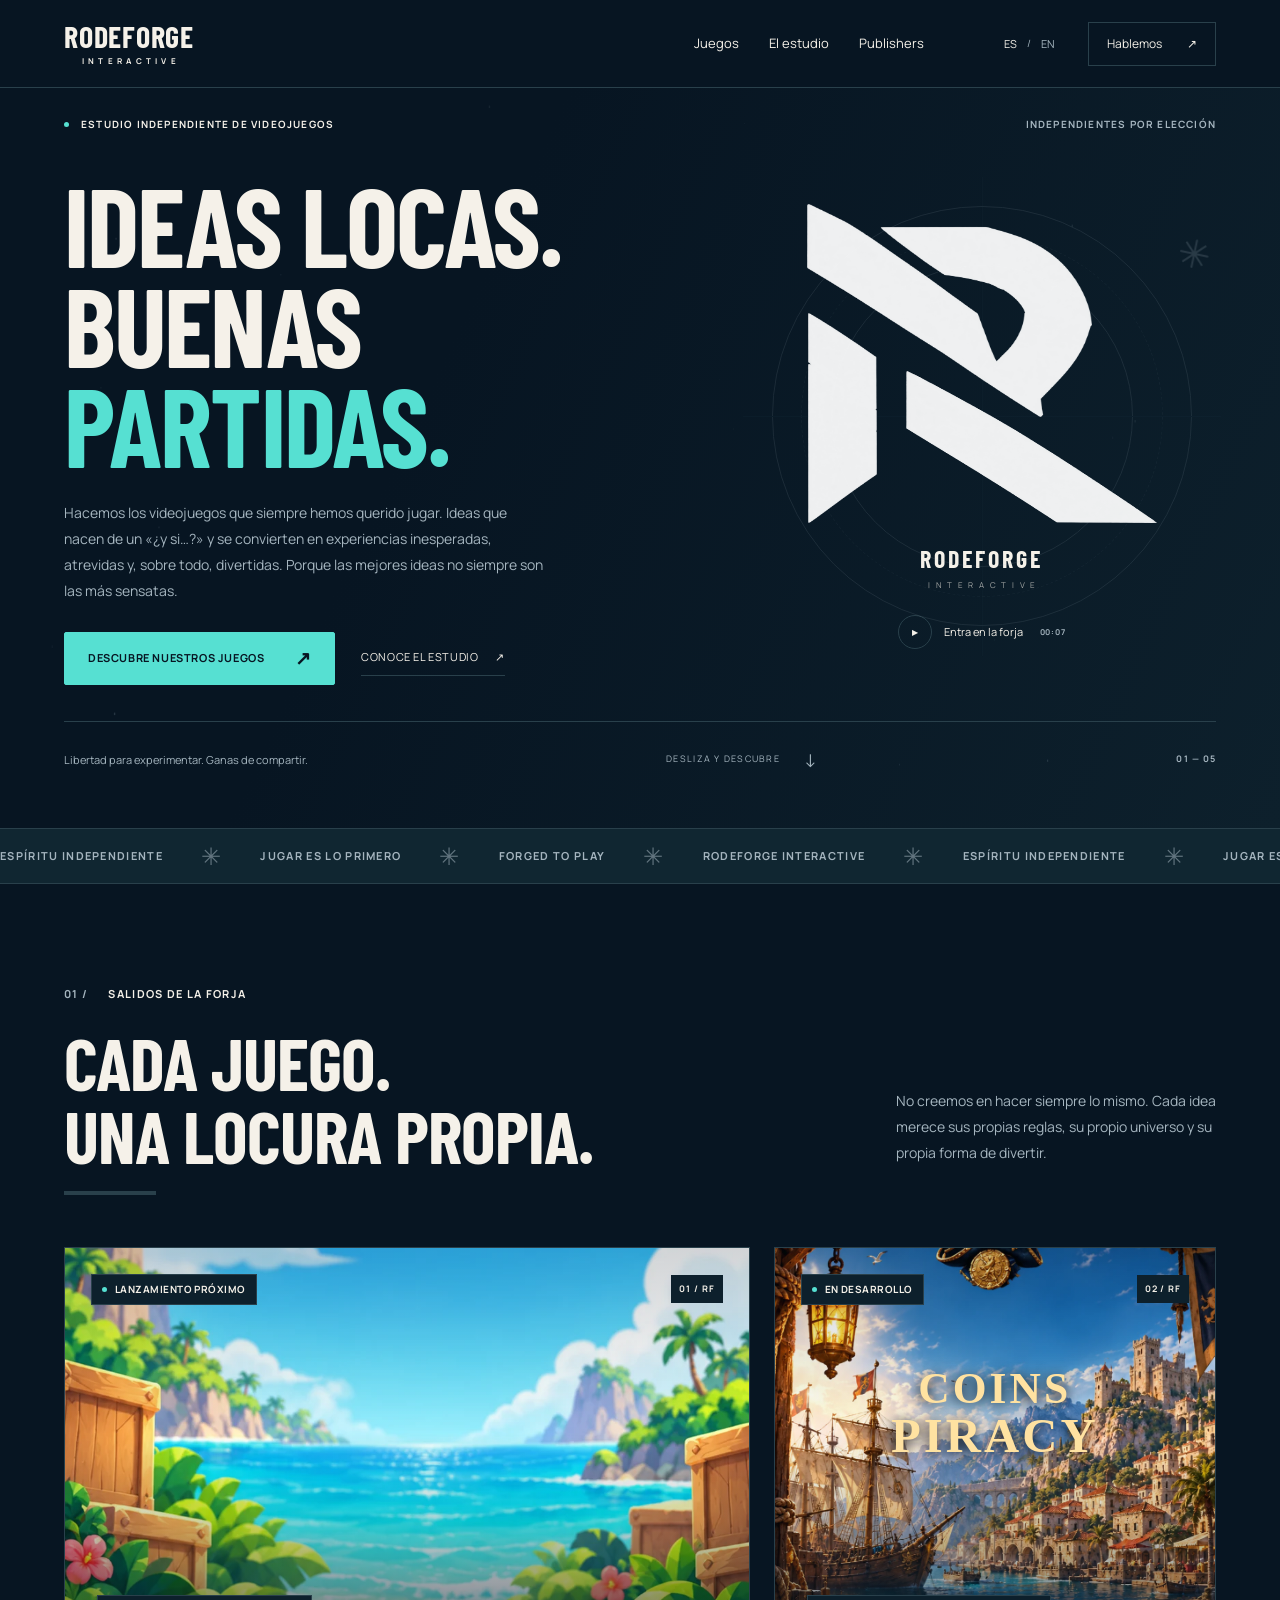
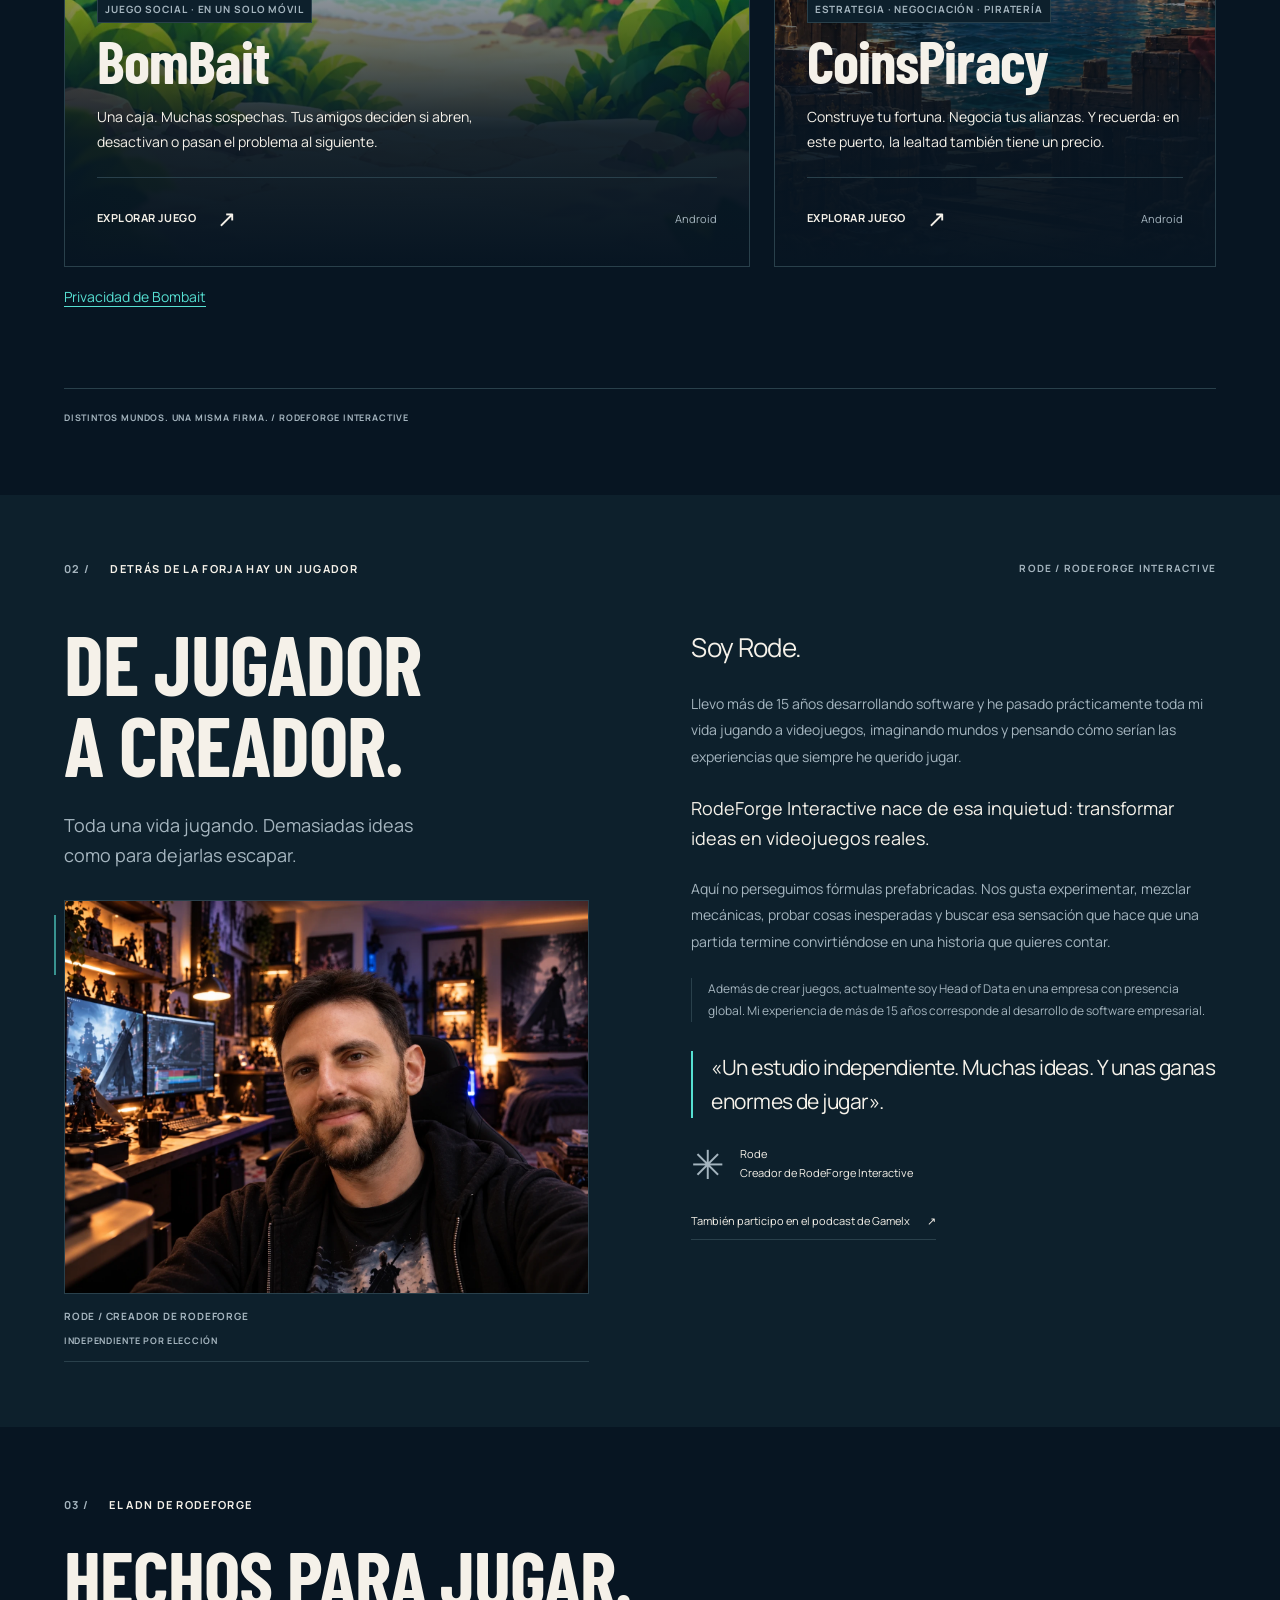
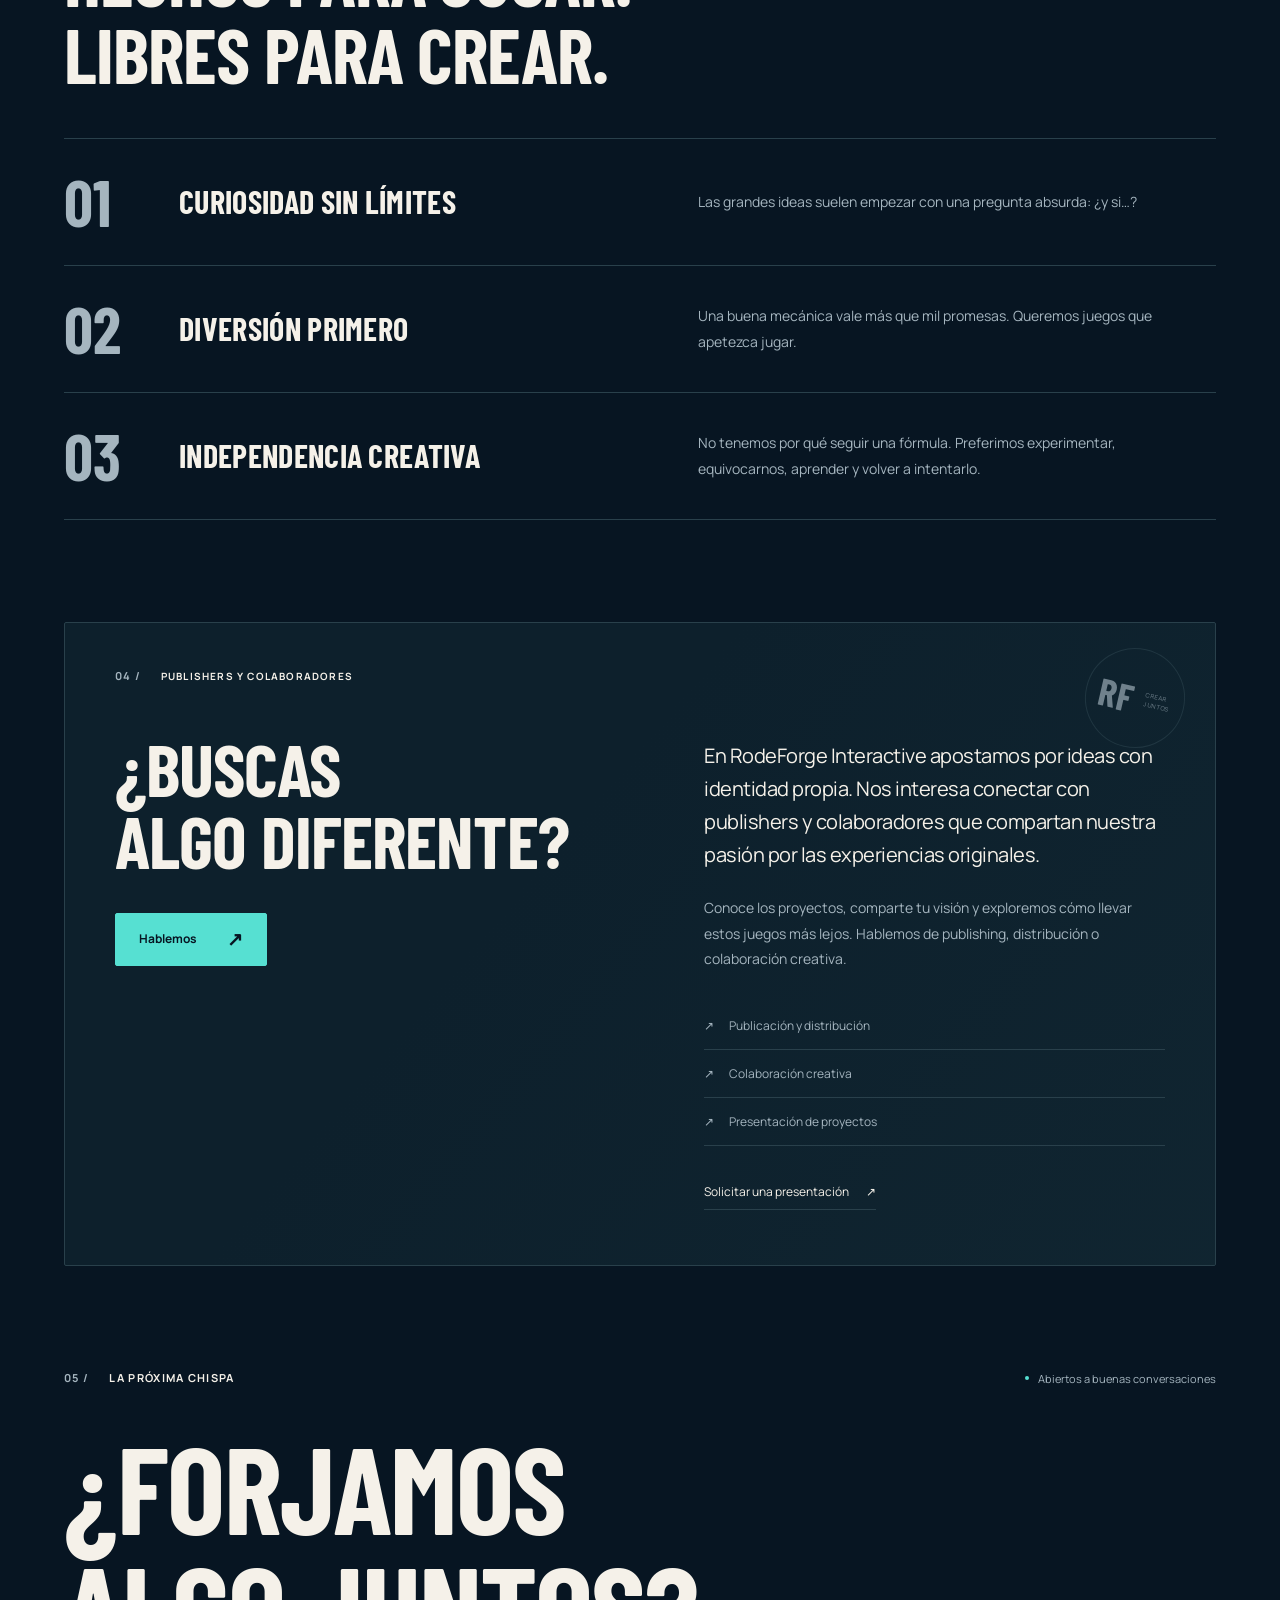
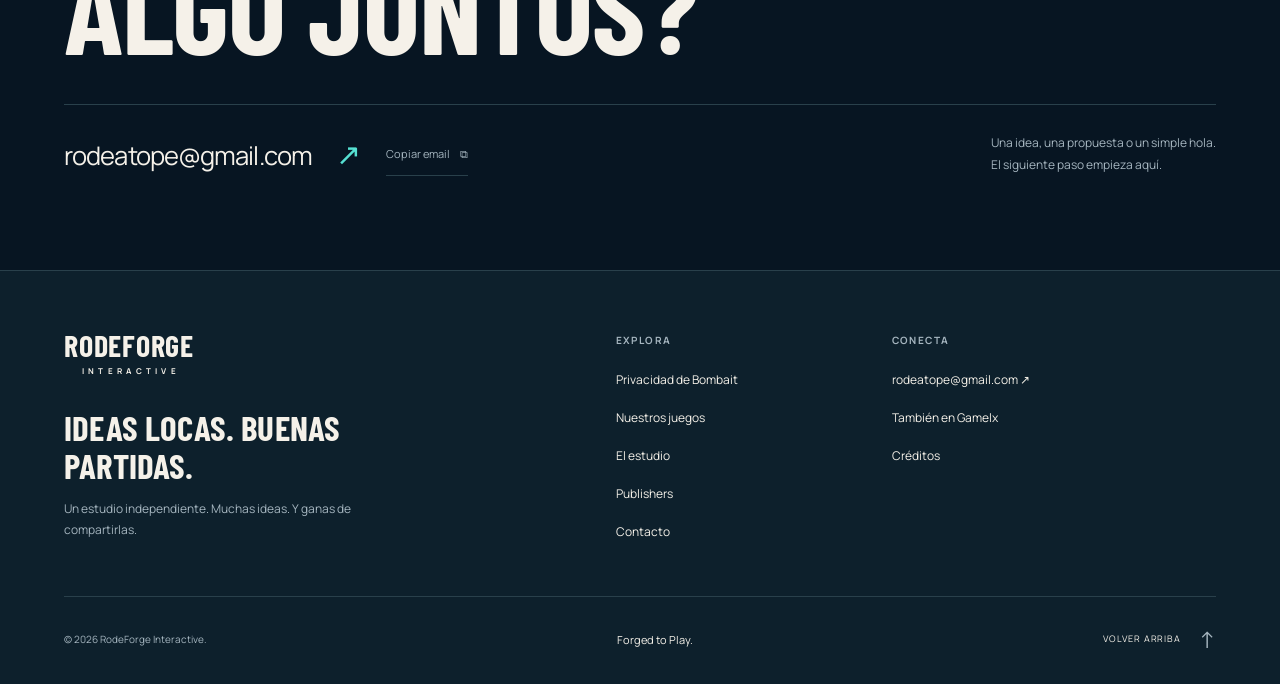
<file: index.html>
<!doctype html>
<html lang="es">
<head>
  <meta charset="UTF-8">
  <meta name="viewport" content="width=device-width, initial-scale=1">
  <meta name="theme-color" content="#071522">
  <title>RodeForge Interactive — Ideas locas. Buenas partidas.</title>
  <meta name="description" content="Videojuegos independientes con identidad propia. Descubre BomBait, CoinsPiracy y Rode, el creador detrás de la forja. Ideas locas. Buenas partidas.">
  <meta property="og:title" content="RodeForge Interactive — Ideas locas. Buenas partidas.">
  <meta property="og:description" content="Videojuegos independientes con identidad propia. Descubre BomBait, CoinsPiracy y Rode, el creador detrás de la forja. Ideas locas. Buenas partidas.">
  <meta property="og:type" content="website">
  <meta property="og:image" content="https://rodeypunto.github.io/rodeforge/assets/images/brand-social.webp">
  <meta name="twitter:card" content="summary_large_image">
  <meta name="twitter:title" content="RodeForge Interactive — Ideas locas. Buenas partidas.">
  <meta name="twitter:description" content="Videojuegos independientes con identidad propia. Descubre BomBait, CoinsPiracy y Rode, el creador detrás de la forja. Ideas locas. Buenas partidas.">
  <meta name="twitter:image" content="https://rodeypunto.github.io/rodeforge/assets/images/brand-social.webp">
  <meta property="og:site_name" content="RodeForge Interactive">
  <meta property="og:locale" content="es_ES">
  <meta property="og:url" content="https://rodeypunto.github.io/rodeforge/">
  <meta property="og:image:alt" content="RodeForge Interactive">
  <link rel="canonical" href="https://rodeypunto.github.io/rodeforge/">
  <link rel="alternate" hreflang="es" href="https://rodeypunto.github.io/rodeforge/?lang=es">
  <link rel="alternate" hreflang="en" href="https://rodeypunto.github.io/rodeforge/?lang=en">
  <link rel="alternate" hreflang="x-default" href="https://rodeypunto.github.io/rodeforge/">
  <link rel="icon" href="favicon.svg" type="image/svg+xml">
  <link rel="preload" href="assets/fonts/barlow-condensed-bold.ttf" as="font" type="font/ttf" crossorigin>
  <link rel="preload" href="assets/fonts/manrope-regular.ttf" as="font" type="font/ttf" crossorigin>
  <link rel="stylesheet" href="styles.css">
  <link rel="stylesheet" href="refinements.css">
  <link rel="stylesheet" href="palette.css">
  <link rel="stylesheet" href="gallery.css">
  <link rel="stylesheet" href="privacy.css">
  <script src="content.js" defer></script>
  <script src="game-cards.js" defer></script>
  <script src="script.js" defer></script>
  <script type="application/ld+json">{"@context": "https://schema.org", "@type": "Organization", "name": "RodeForge Interactive", "url": "https://rodeypunto.github.io/rodeforge/", "email": "rodeatope@gmail.com", "founder": {"@type": "Person", "name": "Rode"}}</script>
</head>
<body>
  <a class="skip-link" href="#main" data-i18n="skip">Saltar al contenido</a>
  <header class="site-header" id="top">
    <a class="wordmark" href="#top" aria-label="RodeForge Interactive, inicio">RODE<span>FORGE</span><small>INTERACTIVE</small></a>
    <nav class="desktop-nav" aria-label="Principal">
      <a href="#juegos" data-i18n="navGames">Juegos</a><a href="#estudio" data-i18n="navStudio">El estudio</a><a href="#publishers">Publishers</a>
    </nav>
    <div class="header-actions"><div class="language-switch" aria-label="Language"><button type="button" data-lang="es" aria-pressed="true">ES</button><span>/</span><button type="button" data-lang="en" aria-pressed="false">EN</button></div><a class="header-cta" href="#contacto"><span data-i18n="letsTalk">Hablemos</span><span aria-hidden="true">↗</span></a><button class="menu-toggle" type="button" aria-label="Abrir menú" aria-expanded="false" aria-controls="mobile-nav"><span></span><span></span></button></div>
    <nav id="mobile-nav" class="mobile-nav" aria-label="Navegación móvil" hidden><a href="#juegos" data-i18n="navGames">Juegos</a><a href="#estudio" data-i18n="navStudio">El estudio</a><a href="#publishers">Publishers</a><a href="#contacto" data-i18n="letsTalk">Hablemos</a></nav>
  </header>
  <main id="main">
    <section class="hero" aria-labelledby="hero-title">
      <div class="hero-texture" aria-hidden="true"></div><canvas id="embers" aria-hidden="true"></canvas>
      <div class="hero-topline"><span class="eyebrow"><span class="status-light"></span><span data-i18n="indieStudio">ESTUDIO INDEPENDIENTE DE VIDEOJUEGOS</span></span><span class="mono hero-coordinate" data-i18n="heroCoordinate">INDEPENDIENTES POR ELECCIÓN</span></div>
      <div class="hero-grid">
        <div class="hero-copy"><h1 id="hero-title"><span data-i18n="heroLine1">IDEAS LOCAS.</span><span data-i18n="heroLine2">BUENAS</span><span class="ember-text" data-i18n="heroLine3">PARTIDAS.</span></h1><p class="hero-description" data-i18n="heroDescription">Hacemos los videojuegos que siempre hemos querido jugar. Ideas que nacen de un «¿y si…?» y se convierten en experiencias inesperadas, atrevidas y, sobre todo, divertidas. Porque las mejores ideas no siempre son las más sensatas.</p><div class="hero-buttons"><a class="button button-primary" href="#juegos"><span data-i18n="exploreGames">Descubre nuestros juegos</span><span aria-hidden="true">↗</span></a><a class="text-link" href="#estudio"><span data-i18n="meetStudio">Conoce el estudio</span><span aria-hidden="true">↗</span></a></div></div>
        <div class="hero-brand"><div class="brand-orbit" aria-hidden="true"><i></i><i></i><i></i></div><div class="emblem" role="img" aria-label="Emblema de RodeForge en blanco"><img class="emblem-upper" src="assets/images/01_upper_bowl.webp" width="800" height="691" alt="" fetchpriority="high"><img class="emblem-stem" src="assets/images/02_vertical_stem.webp" width="800" height="2912" alt=""><img class="emblem-leg" src="assets/images/03_diagonal_leg.webp" width="800" height="636" alt=""></div><span class="brand-signature">RODEFORGE<small>INTERACTIVE</small></span><button class="play-intro" type="button" data-open-intro><span class="play-icon" aria-hidden="true">▶</span><span data-i18n="watchIntro">Entra en la forja</span><span class="mono">00:07</span></button></div>
      </div>
      <div class="hero-baseline"><p data-i18n="heroBaseline">Libertad para experimentar. Ganas de compartir.</p><a href="#juegos" class="scroll-link"><span data-i18n="scrollExplore">DESLIZA Y DESCUBRE</span><span aria-hidden="true">↓</span></a><span class="mono">01 — 05</span></div>
    </section>
    <div class="manifesto-strip" aria-hidden="true"><div><span data-i18n="stripIndependent">ESPÍRITU INDEPENDIENTE</span><b>✳</b><span data-i18n="stripPlayer">JUGAR ES LO PRIMERO</span><b>✳</b><span>FORGED TO PLAY</span><b>✳</b><span>RODEFORGE INTERACTIVE</span><b>✳</b><span data-i18n="stripIndependent">ESPÍRITU INDEPENDIENTE</span><b>✳</b><span data-i18n="stripPlayer">JUGAR ES LO PRIMERO</span><b>✳</b><span>FORGED TO PLAY</span><b>✳</b></div></div>
    <section class="games section-shell" id="juegos" aria-labelledby="games-title">
      <div class="section-heading reveal"><div><p class="eyebrow"><span class="section-index">01 /</span><span data-i18n="fromForge">SALIDOS DE LA FORJA</span></p><h2 id="games-title" data-i18n="gamesTitle">CADA JUEGO.<br>UNA LOCURA PROPIA.</h2></div><p class="section-aside" data-i18n="gamesAside">No creemos en hacer siempre lo mismo. Cada idea merece sus propias reglas, su propio universo y su propia forma de divertir.</p></div>
      <div class="project-grid" data-projects>
<!-- GAMES:START -->
<article class="project project-bombait reveal">
      <h3 id="project-bombait-title" class="sr-only">BomBait</h3>
      <button class="project-card" type="button" data-game="bombait" aria-label="Explorar juego BomBait" aria-describedby="project-bombait-summary" aria-haspopup="dialog" aria-controls="game-dialog">
        <img class="project-world" src="assets/images/bombait-world.webp" width="1000" height="1781" alt="" loading="lazy" decoding="async">
        <span class="project-shade" aria-hidden="true"></span>
        <span class="project-topline"><span class="project-status"><i aria-hidden="true"></i>LANZAMIENTO PRÓXIMO</span><span class="project-number" aria-hidden="true">01 / RF</span></span>
        <span class="project-identity"><img class="project-logo" src="assets/images/bombait-logo.webp" width="900" height="298" alt="" loading="lazy" decoding="async"><img class="project-foreground" src="assets/images/bombait-box.webp" width="700" height="722" alt="" loading="lazy" decoding="async"></span>
        <span class="project-copy"><span class="project-genre">JUEGO SOCIAL · EN UN SOLO MÓVIL</span><span class="project-title">BomBait</span><span class="project-summary" id="project-bombait-summary">Una caja. Muchas sospechas. Tus amigos deciden si abren, desactivan o pasan el problema al siguiente.</span><span class="project-bottom"><span class="project-cta">Explorar juego <span aria-hidden="true">↗</span></span><span class="project-platform">Android</span></span></span>
      </button>
      <a class="privacy-entry" href="/rodeforge/games/bombait/privacy/" data-privacy-link data-i18n="bombaitPrivacy">Privacidad de Bombait</a>
    </article>
<article class="project project-coins reveal">
      <h3 id="project-coins-title" class="sr-only">CoinsPiracy</h3>
      <button class="project-card" type="button" data-game="coins" aria-label="Explorar juego CoinsPiracy" aria-describedby="project-coins-summary" aria-haspopup="dialog" aria-controls="game-dialog">
        <img class="project-world" src="assets/images/coinspiracy-world.webp" width="1000" height="1778" alt="" loading="lazy" decoding="async">
        <span class="project-shade" aria-hidden="true"></span>
        <span class="project-topline"><span class="project-status"><i aria-hidden="true"></i>EN DESARROLLO</span><span class="project-number" aria-hidden="true">02 / RF</span></span>
        <span class="project-identity"><span class="project-wordmark" aria-hidden="true"><span>COINS</span><span>PIRACY</span></span></span>
        <span class="project-copy"><span class="project-genre">ESTRATEGIA · NEGOCIACIÓN · PIRATERÍA</span><span class="project-title">CoinsPiracy</span><span class="project-summary" id="project-coins-summary">Construye tu fortuna. Negocia tus alianzas. Y recuerda: en este puerto, la lealtad también tiene un precio.</span><span class="project-bottom"><span class="project-cta">Explorar juego <span aria-hidden="true">↗</span></span><span class="project-platform">Android</span></span></span>
      </button>
    </article>
<!-- GAMES:END -->
      </div>
      <p class="games-footnote mono" data-i18n="gamesFootnote">DOS PROYECTOS. UNA MISMA FIRMA. / RODEFORGE INTERACTIVE</p>
    </section>
    <section class="studio section-shell" id="estudio" aria-labelledby="studio-title">
      <div class="studio-top reveal"><p class="eyebrow"><span class="section-index">02 /</span><span data-i18n="studioLabel">DETRÁS DE LA FORJA HAY UN JUGADOR</span></p><span class="mono">RODE / RODEFORGE INTERACTIVE</span></div>
      <div class="studio-grid">
        <div class="studio-visual"><h2 id="studio-title" class="reveal" data-i18n="studioTitle">DE JUGADOR<br><span>A CREADOR.</span></h2><p class="studio-deck reveal" data-i18n="studioDeck">Toda una vida jugando. Demasiadas ideas como para dejarlas escapar.</p>
          <figure id="studio-portrait" class="studio-portrait reveal"><img src="assets/images/studio-portrait-v2.webp" width="1448" height="1086" alt="Rode, creador de RodeForge Interactive, en su espacio de videojuegos" loading="lazy" decoding="async" data-portrait><figcaption><span class="eyebrow" data-i18n="studioPhotoLabel">RODE / CREADOR DE RODEFORGE</span><span class="mono" data-i18n="independentChoice">INDEPENDIENTE POR ELECCIÓN</span></figcaption></figure>
        </div>
        <div class="studio-copy reveal"><p class="large-copy" data-i18n="studioIntro">Soy Rode.</p><p data-i18n="studioBody">Llevo más de 15 años desarrollando software y he pasado prácticamente toda mi vida jugando a videojuegos, imaginando mundos y pensando cómo serían las experiencias que siempre he querido jugar.</p><p data-i18n="studioBody2">RodeForge Interactive nace de esa inquietud: transformar ideas en videojuegos reales.</p><p data-i18n="studioOrigin">Aquí no perseguimos fórmulas prefabricadas. Nos gusta experimentar, mezclar mecánicas, probar cosas inesperadas y buscar esa sensación que hace que una partida termine convirtiéndose en una historia que quieres contar.</p><p data-i18n="studioCareer">Además de crear juegos, actualmente soy Head of Data en una empresa con presencia global. Mi experiencia de más de 15 años corresponde al desarrollo de software empresarial.</p><blockquote class="creator-quote" data-i18n="studioQuote">«Un estudio independiente. Muchas ideas. Y unas ganas enormes de jugar».</blockquote><div class="studio-sign"><span class="signature-cross" aria-hidden="true">✳</span><span data-i18n="studioSign">Rode<br>Creador de RodeForge Interactive</span></div><a class="text-link gamelx-link" href="https://gamelx.es/" target="_blank" rel="noopener noreferrer"><span data-i18n="gamelxLink">También participo en el podcast de Gamelx</span><span aria-hidden="true">↗</span></a></div>
      </div>
    </section>
    <section class="philosophy section-shell" id="filosofia" aria-labelledby="philosophy-title">
      <div class="philosophy-heading reveal"><p class="eyebrow"><span class="section-index">03 /</span><span data-i18n="philosophyLabel">EL ADN DE RODEFORGE</span></p><h2 id="philosophy-title" data-i18n="philosophyTitle">HECHOS PARA JUGAR.<br><span>LIBRES PARA CREAR.</span></h2></div>
      <div class="philosophy-list">
        <article class="philosophy-row reveal"><span class="philosophy-number" aria-hidden="true">01</span><h3 data-i18n="principle1Title">CURIOSIDAD SIN LÍMITES</h3><p data-i18n="principle1Body">Las grandes ideas suelen empezar con una pregunta absurda: ¿y si…?</p></article>
        <article class="philosophy-row reveal"><span class="philosophy-number" aria-hidden="true">02</span><h3 data-i18n="principle2Title">DIVERSIÓN PRIMERO</h3><p data-i18n="principle2Body">Una buena mecánica vale más que mil promesas. Queremos juegos que apetezca jugar.</p></article>
        <article class="philosophy-row reveal"><span class="philosophy-number" aria-hidden="true">03</span><h3 data-i18n="principle3Title">INDEPENDENCIA CREATIVA</h3><p data-i18n="principle3Body">No tenemos por qué seguir una fórmula. Preferimos experimentar, equivocarnos, aprender y volver a intentarlo.</p></article>
      </div>
    </section>
    <section class="publisher-section section-shell" id="publishers" aria-labelledby="publisher-title">
      <div class="publisher-panel reveal"><div class="publisher-glow" aria-hidden="true"></div><div class="publisher-top"><p class="eyebrow"><span class="section-index">04 /</span><span data-i18n="publisherLabel">PUBLISHERS Y COLABORADORES</span></p><span class="publisher-stamp" aria-hidden="true">RF<span data-i18n="publisherStamp">CREAR<br>JUNTOS</span></span></div><div class="publisher-grid"><div><h2 id="publisher-title" data-i18n="publisherTitle">¿BUSCAS<br><span>ALGO DIFERENTE?</span></h2><a class="button button-primary" href="mailto:rodeatope@gmail.com?subject=Publishing%20%7C%20RodeForge%20Interactive"><span data-i18n="publisherCta">Hablemos</span><span aria-hidden="true">↗</span></a></div><div class="publisher-copy"><p class="large-copy" data-i18n="publisherIntro">En RodeForge Interactive apostamos por ideas con identidad propia. Nos interesa conectar con publishers y colaboradores que compartan nuestra pasión por las experiencias originales.</p><p data-i18n="publisherBody">Conoce los proyectos, comparte tu visión y exploremos cómo llevar estos juegos más lejos. Hablemos de publishing, distribución o colaboración creativa.</p><div class="publisher-topics"><span data-i18n="topic1">Publicación y distribución</span><span data-i18n="topic2">Colaboración creativa</span><span data-i18n="topic3">Presentación de proyectos</span></div><a class="text-link" href="mailto:rodeatope@gmail.com?subject=Project%20presentation%20%7C%20RodeForge"><span data-i18n="requestPresentation">Solicitar una presentación</span><span aria-hidden="true">↗</span></a></div></div></div>
    </section>
    <section class="contact section-shell" id="contacto" aria-labelledby="contact-title"><div class="contact-top reveal"><p class="eyebrow"><span class="section-index">05 /</span><span data-i18n="contactLabel">LA PRÓXIMA CHISPA</span></p><span class="availability"><i></i><span data-i18n="openConversations">Abiertos a buenas conversaciones</span></span></div><h2 id="contact-title" class="reveal" data-i18n="contactTitle">¿FORJAMOS<br><span>ALGO JUNTOS?</span></h2><div class="contact-bottom reveal"><a class="email-link" href="mailto:rodeatope@gmail.com">rodeatope@gmail.com <span aria-hidden="true">↗</span></a><button class="copy-email" type="button"><span data-i18n="copyEmail">Copiar email</span><span aria-hidden="true">⧉</span></button><p data-i18n="contactNote">Una idea, una propuesta o un simple hola.<br>El siguiente paso empieza aquí.</p></div></section>
  </main>
  <footer class="site-footer">
    <div class="footer-main"><div class="footer-brand"><a class="wordmark" href="#top">RODE<span>FORGE</span><small>INTERACTIVE</small></a><p class="footer-tagline" data-i18n="footerMotto">Ideas locas. Buenas partidas.</p><p class="footer-description" data-i18n="footerLine">Un estudio independiente. Muchas ideas. Y ganas de compartirlas.</p></div>
      <nav class="footer-navigation" aria-label="Explorar"><h2 data-i18n="footerExplore">Explora</h2><a href="/rodeforge/games/bombait/privacy/" data-privacy-link data-i18n="bombaitPrivacy">Privacidad de Bombait</a><a href="#juegos" data-i18n="footerGames">Nuestros juegos</a><a href="#estudio" data-i18n="footerStudio">El estudio</a><a href="#publishers">Publishers</a><a href="#contacto" data-i18n="footerContact">Contacto</a></nav>
      <div class="footer-connect"><h2 data-i18n="footerConnect">Conecta</h2><a href="mailto:rodeatope@gmail.com">rodeatope@gmail.com ↗</a><a href="https://gamelx.es/" target="_blank" rel="noopener noreferrer" data-i18n="footerPodcast">También en Gamelx</a><button class="credits-button" type="button" data-open-credits data-i18n="credits">Créditos</button></div>
    </div><div class="footer-bottom"><p>© <span id="year">2026</span> RodeForge Interactive.</p><span class="footer-brand-motto">Forged to Play.</span><a href="#top" class="back-top"><span data-i18n="backTop">VOLVER ARRIBA</span><span aria-hidden="true">↑</span></a></div>
  </footer>
  <dialog id="game-dialog" class="modal game-modal" aria-labelledby="game-dialog-title"><div class="game-dialog-bar"><span class="mono" data-dialog-brand>RODEFORGE / INTERACTIVE</span><button class="modal-close" type="button" aria-label="Cerrar" autofocus>×</button></div><div id="game-dialog-content"></div></dialog>
  <dialog id="intro-dialog" class="modal intro-modal" aria-labelledby="intro-title"><button class="modal-close" type="button" aria-label="Cerrar">×</button><h2 id="intro-title" class="sr-only" data-i18n="introTitle">RodeForge Interactive — Intro de marca</h2><video controls playsinline preload="none" poster="assets/images/brand-social.webp"><source src="assets/video/rodeforge-intro.mp4" type="video/mp4"></video><p class="intro-caption">RODEFORGE INTERACTIVE / FORGED TO PLAY</p></dialog>
  <dialog id="credits-dialog" class="modal credits-modal" aria-labelledby="credits-title"><button class="modal-close" type="button" aria-label="Cerrar">×</button><p class="eyebrow">RODEFORGE INTERACTIVE</p><h2 id="credits-title" data-i18n="credits">Créditos</h2><p data-i18n="creditsArt">Identidad visual y arte de los juegos: RodeForge Interactive. Las imágenes de los proyectos son recursos visuales de los juegos en desarrollo.</p><p data-i18n="creditsMusic">Música de la intro: «Volatile Reaction», Kevin MacLeod (incompetech.com). Fragmento editado y mezclado con voz y efectos.</p><a href="https://incompetech.com/music/royalty-free/index.html?isrc=USUAN1400039" target="_blank" rel="noopener noreferrer">Kevin MacLeod / Incompetech ↗</a><a href="https://creativecommons.org/licenses/by/4.0/" target="_blank" rel="noopener noreferrer">Creative Commons Attribution 4.0 ↗</a><p data-i18n="creditsFonts">Tipografías Barlow Condensed y Manrope, bajo licencia SIL Open Font License.</p></dialog>
  <div class="toast" role="status" aria-live="polite"></div>
</body>
</html>
</file>
<file: styles.css>
@font-face{font-family:Barlow;src:url('assets/fonts/barlow-condensed-bold.ttf') format('truetype');font-weight:700;font-style:normal;font-display:swap}
@font-face{font-family:Manrope;src:url('assets/fonts/manrope-regular.ttf') format('truetype');font-weight:400 500;font-style:normal;font-display:swap}
@font-face{font-family:Manrope;src:url('assets/fonts/manrope-bold.ttf') format('truetype');font-weight:600 800;font-style:normal;font-display:swap}
:root{--ink:var(--background);--paper:var(--text-primary);--muted:var(--text-secondary);--line:color-mix(in srgb, var(--text-primary) 14.12%, transparent);--amber:var(--brand);--orange:var(--brand);--shell:1440px;--gutter:clamp(24px,5vw,88px)}
*{box-sizing:border-box}html{scroll-behavior:smooth;scroll-padding-top:100px}body{margin:0;background:var(--ink);color:var(--paper);font-family:Manrope,Arial,sans-serif;font-size:14px;line-height:1.65;-webkit-font-smoothing:antialiased}body:has(dialog[open]){overflow:hidden}button,a{-webkit-tap-highlight-color:transparent}a{color:inherit;text-decoration:none}button{font:inherit;color:inherit;cursor:pointer}button:disabled{cursor:default}img{display:block;max-width:100%;height:auto}button{border:0;background:none}::selection{background:var(--amber);color:var(--ink)}:focus-visible{outline:2px solid var(--amber);outline-offset:6px}h1,h2,h3,p{margin:0}h1,h2{font-family:Barlow,'Arial Narrow',Impact,sans-serif;font-weight:700;line-height:.94;letter-spacing:-.012em}h2{font-size:clamp(52px,6vw,90px)}.mono,.eyebrow,.game-kicker{font-family:Manrope,Arial,sans-serif;font-size:10px;letter-spacing:.14em;font-weight:700}.eyebrow{display:flex;align-items:center;gap:12px;line-height:1.5}.section-index{color:var(--amber);margin-right:8px}.section-shell{padding-left:var(--gutter);padding-right:var(--gutter);max-width:1600px;margin-inline:auto}.sr-only{position:absolute;width:1px;height:1px;padding:0;margin:-1px;overflow:hidden;clip:rect(0,0,0,0);white-space:nowrap;border:0}.skip-link{position:fixed;top:10px;left:20px;z-index:500;padding:12px;background:var(--amber);color:var(--ink);transform:translateY(-160%)}.skip-link:focus{transform:translateY(0)}
.site-header{height:99px;padding:0 var(--gutter);display:flex;align-items:center;justify-content:space-between;gap:32px;border-bottom:1px solid var(--line);position:relative;z-index:10;background:var(--ink)}.wordmark{font-family:Barlow,Impact,sans-serif;font-weight:700;font-size:29px;line-height:.95;letter-spacing:.025em;flex-shrink:0}.wordmark>span{color:var(--amber)}.wordmark small{display:block;text-align:center;font-family:Manrope,sans-serif;font-size:8px;letter-spacing:.54em;padding-left:.5em;margin-top:7px;color:var(--paper)}.desktop-nav{display:flex;gap:37px;margin-left:auto;margin-right:5vw}.desktop-nav a{font-size:12px;position:relative}.desktop-nav a:after{content:'';height:1px;position:absolute;bottom:-7px;left:0;width:0;background:var(--amber);transition:width .25s}.desktop-nav a:hover:after{width:100%}.header-actions{display:flex;align-items:center;gap:35px}.language-switch{display:flex;align-items:center;gap:6px;font-size:10px}.language-switch button{padding:8px 3px;color:var(--text-secondary);font-size:10px}.language-switch span{color:var(--text-secondary)}.language-switch button[aria-pressed=true]{color:var(--paper)}.header-cta{display:flex;align-items:center;gap:25px;font-size:12px;border:1px solid color-mix(in srgb, var(--text-primary) 25.88%, transparent);padding:12px 18px;transition:background .2s,color .2s}.header-cta:hover{background:var(--paper);color:var(--ink)}.menu-toggle{display:none}.mobile-nav[hidden]{display:none}
.hero{position:relative;min-height:770px;overflow:hidden;padding:31px var(--gutter) 0;isolation:isolate}.hero-texture{position:absolute;z-index:-3;inset:0;background-image:linear-gradient(90deg,var(--background) 0%,color-mix(in srgb, var(--background) 97.25%, transparent) 24%,color-mix(in srgb, var(--background) 61.96%, transparent) 58%,color-mix(in srgb, var(--background) 30.2%, transparent)),linear-gradient(0deg,var(--background),transparent 25%,color-mix(in srgb, var(--background) 46.67%, transparent)),url('assets/images/forge-texture.webp');background-position:center,center,right 37%;background-size:cover;opacity:.8}.hero:after{content:'';position:absolute;z-index:-2;inset:0;background:radial-gradient(ellipse at 74% 52%,color-mix(in srgb, var(--brand) 7.84%, transparent),transparent 43%);pointer-events:none}#embers{position:absolute;z-index:-1;inset:0;width:100%;height:100%;pointer-events:none}.hero-topline{display:flex;justify-content:space-between;gap:20px;max-width:var(--shell);margin:auto}.hero-topline .eyebrow{font-size:9px;letter-spacing:.16em}.status-light,.availability i{display:inline-block;width:5px;height:5px;background:var(--amber);border-radius:50%;box-shadow:0 0 9px color-mix(in srgb, var(--brand) 33.33%, transparent)}.hero-coordinate{color:var(--text-secondary);font-size:9px}.hero-grid{display:grid;grid-template-columns:1.03fr 1fr;align-items:center;max-width:var(--shell);margin:63px auto 47px;gap:20px}.hero h1{font-size:clamp(88px,9.4vw,148px);letter-spacing:-.015em;line-height:.90}.hero h1>span{display:block}.ember-text{color:var(--amber);position:relative}.hero-description{max-width:370px;margin-top:29px;color:var(--text-secondary);font-size:13px;line-height:1.9}.hero-buttons{display:flex;align-items:center;gap:29px;margin-top:31px}.button{display:inline-flex;align-items:center;justify-content:space-between;gap:35px;padding:18px 23px;font-size:11px;font-weight:700;line-height:1.4;transition:background .25s,transform .25s}.button-primary{background:var(--amber);color:var(--background);border:1px solid var(--amber)}.button-primary:hover{background:var(--brand);border-color:var(--brand);transform:translateY(-3px)}.button>span:last-child{font-size:19px;line-height:1}.text-link{display:inline-flex;align-items:center;gap:18px;font-size:11px;line-height:1.5;padding:4px 0;border-bottom:1px solid color-mix(in srgb, var(--text-primary) 25.1%, transparent);transition:color .2s,border-color .2s}.text-link:hover{color:var(--amber);border-color:var(--amber)}.hero-brand{height:542px;position:relative;display:flex;align-items:center;justify-content:center;flex-direction:column;--mx:0deg;--my:0deg}.emblem{position:relative;width:min(82%,420px);aspect-ratio:486/499;filter:drop-shadow(0 12px 30px color-mix(in srgb, var(--shadow-color) 60.0%, transparent));transform:perspective(1000px) rotateY(var(--mx)) rotateX(var(--my));transition:transform .6s ease-out;z-index:1}.emblem img{position:absolute;object-fit:fill;filter:drop-shadow(0 0 4px color-mix(in srgb, var(--brand) 8.24%, transparent));pointer-events:none}.emblem-upper{width:81.5%;height:66.7%;left:0;top:0;animation:forgeUpper 1.4s cubic-bezier(.16,1,.3,1) both}.emblem-stem{width:19.75%;height:65.7%;left:.2%;top:34.3%;animation:forgeStem 1.4s .13s cubic-bezier(.16,1,.3,1) both}.emblem-leg{width:71.6%;height:47.7%;left:28.4%;top:52.3%;animation:forgeLeg 1.4s .26s cubic-bezier(.16,1,.3,1) both}.brand-orbit{position:absolute;width:min(100%,510px);aspect-ratio:1;top:-4px;left:50%;transform:translateX(-50%);opacity:.35}.brand-orbit i{position:absolute;inset:0;border:1px solid color-mix(in srgb, var(--brand) 27.06%, transparent);border-radius:50%}.brand-orbit i:nth-child(2){inset:7%;border-style:dashed;opacity:.45;animation:orbit 120s linear infinite}.brand-orbit i:nth-child(3){inset:14%;border-color:color-mix(in srgb, var(--brand) 13.33%, transparent)}.brand-orbit:after,.brand-orbit:before{content:'';position:absolute;background:color-mix(in srgb, var(--brand) 23.14%, transparent);width:114%;height:1px;top:50%;left:-7%}.brand-orbit:before{transform:rotate(90deg)}.brand-signature{font-family:Barlow,sans-serif;letter-spacing:.12em;font-size:25px;margin-top:20px;line-height:1;text-align:center}.brand-signature small{display:block;font-family:Manrope,sans-serif;color:var(--amber);font-size:8px;letter-spacing:.71em;margin-top:10px;padding-left:.7em}.play-intro{display:flex;align-items:center;gap:12px;margin-top:28px;padding:7px 0;font-size:10px}.play-icon{border:1px solid color-mix(in srgb, var(--text-primary) 35.29%, transparent);width:30px;height:30px;display:grid;place-items:center;font-size:8px;border-radius:50%;transition:background .2s,color .2s}.play-intro:hover .play-icon{background:var(--amber);color:var(--ink);border-color:var(--amber)}.play-intro .mono{font-size:8px;color:var(--text-secondary);margin-left:5px}.hero-baseline{display:flex;justify-content:space-between;align-items:center;max-width:var(--shell);margin:auto;padding:25px 0 29px;border-top:1px solid var(--line);gap:20px;font-size:10px;color:var(--text-secondary)}.hero-baseline>.mono{font-size:9px}.scroll-link{font-size:8px;letter-spacing:.14em;display:flex;align-items:center;gap:24px}.scroll-link>span:last-child{font-size:18px;color:var(--amber)}.manifesto-strip{overflow:hidden;background:var(--amber);color:var(--ink);height:59px;display:flex;align-items:center}.manifesto-strip>div{display:flex;align-items:center;gap:38px;white-space:nowrap;animation:marquee 45s linear infinite;font-size:12px;font-weight:700;letter-spacing:.12em}.manifesto-strip b{font-size:24px;line-height:1;font-weight:400}
.games{padding-top:117px;padding-bottom:72px}.section-heading{display:flex;justify-content:space-between;align-items:flex-end;gap:40px;margin-bottom:46px}.section-heading h2{margin-top:25px;font-size:clamp(55px,5.3vw,82px)}.section-aside{color:var(--muted);font-size:12px;max-width:270px;margin-bottom:6px}.games-grid{display:grid;grid-template-columns:1.17fr 1fr;gap:34px;align-items:start}.game-art{position:relative;display:block;width:100%;height:500px;padding:0;isolation:isolate;overflow:hidden;text-align:left;background:var(--surface-raised);border:1px solid color-mix(in srgb, var(--text-primary) 9.02%, transparent)}.game-world{width:100%;height:100%;object-fit:cover;position:absolute;inset:0;z-index:-2;transition:transform .9s cubic-bezier(.16,1,.3,1)}.bombait-art .game-world{object-position:50% 51%}.game-art:after{content:'';position:absolute;inset:0;background:linear-gradient(0deg,color-mix(in srgb, var(--background) 80.0%, transparent),transparent 38%);z-index:-1}.game-art:hover .game-world{transform:scale(1.055)}.game-status{position:absolute;left:25px;top:25px;background:var(--paper);color:var(--surface-secondary);padding:7px 10px;display:flex;align-items:center;gap:7px;font-size:8px;font-weight:700;letter-spacing:.08em;z-index:2}.game-status i{height:4px;width:4px;background:var(--brand);border-radius:50%}.game-status.dark{background:color-mix(in srgb, var(--surface-secondary) 90.2%, transparent);color:var(--paper);border:1px solid color-mix(in srgb, var(--text-primary) 25.88%, transparent)}.game-status.dark i{background:var(--amber)}.bombait-logo{position:absolute;width:75%;top:19%;left:12.5%;z-index:1;transform:rotate(-5deg);filter:drop-shadow(0 6px 8px color-mix(in srgb, var(--shadow-color) 20.0%, transparent));transition:transform .7s}.bombait-box{position:absolute;width:54%;top:38%;left:25%;filter:drop-shadow(0 12px 13px color-mix(in srgb, var(--shadow-color) 46.67%, transparent));transform:rotate(8deg);transition:transform .7s}.bombait-art:hover .bombait-box{transform:translateY(-7px) rotate(3deg)}.bombait-art:hover .bombait-logo{transform:rotate(-2deg) translateY(-4px)}.game-art-bottom{position:absolute;inset:auto 25px 23px;display:flex;justify-content:space-between;align-items:center;z-index:2;color:var(--text-primary)}.game-art-bottom .mono{font-size:8px}.round-arrow{display:grid;place-items:center;width:41px;height:41px;border:1px solid color-mix(in srgb, var(--text-primary) 53.33%, transparent);border-radius:50%;font-size:25px;transition:background .25s,color .25s}.game-art:hover .round-arrow{background:var(--paper);color:var(--ink)}.coins-card{margin-top:85px}.coins-art{height:465px}.coins-art .game-world{object-position:50% 43%}.coins-title{font-family:Georgia,serif;text-align:center;font-size:clamp(30px,3.2vw,47px);font-weight:700;line-height:1.1;letter-spacing:.06em;color:var(--game-coins-gold);position:absolute;top:23%;left:12%;width:76%;text-shadow:0 3px 15px var(--shadow-color),0 1px 2px var(--shadow-color)}.coins-title>span{display:block;font-size:1.12em}.coins-title small{display:block;letter-spacing:.1em;font-family:Manrope,sans-serif;font-size:8px;font-weight:700;line-height:1.9;margin-top:18px;color:var(--game-coins-cream)}.game-caption{display:flex;align-items:center;justify-content:space-between;gap:10px;margin-top:24px}.game-kicker{font-size:8px;color:var(--muted);letter-spacing:.1em;margin-bottom:5px}.game-caption h3{font-size:32px;line-height:1.3;letter-spacing:-.04em}.game-summary{font-size:12px;line-height:1.9;color:var(--muted);max-width:440px;margin-top:12px}.games-footnote{border-top:1px solid var(--line);padding-top:21px;margin-top:58px;color:var(--text-secondary);font-size:8px}
.studio{padding-top:62px;padding-bottom:100px}.studio-top{display:flex;justify-content:space-between;align-items:center;gap:20px;margin-bottom:54px}.studio-top>.mono{font-size:8px;color:var(--text-secondary)}.studio-grid{display:grid;grid-template-columns:1.1fr 1fr;gap:13%;align-items:start}.studio-grid h2{font-size:clamp(65px,6.6vw,104px)}.studio-grid h2 span{color:var(--text-secondary)}.studio-copy{padding-top:5px}.large-copy{font-size:clamp(18px,1.6vw,23px);line-height:1.6;letter-spacing:-.025em}.studio-copy>p:not(.large-copy){font-size:12px;line-height:1.95;color:var(--muted);margin-top:22px}.studio-sign{display:flex;gap:19px;align-items:center;margin-top:32px;font-size:10px;line-height:1.7}.signature-cross{color:var(--amber);font-size:49px;line-height:1}.principles{display:grid;grid-template-columns:1fr 1fr 1fr;gap:45px;margin-top:80px}.principle{padding-top:23px;border-top:1px solid color-mix(in srgb, var(--text-primary) 20.78%, transparent)}.principle .mono{font-size:8px;color:var(--amber)}.principle h3{font-size:17px;font-weight:700;margin-top:26px;margin-bottom:12px;letter-spacing:-.03em}.principle p{color:var(--muted);font-size:11px;line-height:1.9;max-width:300px}
.publisher-section{padding-top:30px;padding-bottom:110px}.publisher-panel{position:relative;background:var(--surface-secondary);isolation:isolate;overflow:hidden;padding:48px 48px 60px;border:1px solid color-mix(in srgb, var(--brand) 16.08%, transparent)}.publisher-glow{position:absolute;inset:0;z-index:-1;background:radial-gradient(ellipse at 5% 110%,color-mix(in srgb, var(--brand) 10.59%, transparent),transparent 55%),repeating-linear-gradient(0deg,transparent,transparent 5px,color-mix(in srgb, var(--shadow-color) 5.1%, transparent) 6px)}.publisher-top{display:flex;justify-content:space-between;align-items:flex-start;gap:20px;margin-bottom:50px}.publisher-top .section-index{color:var(--brand)}.publisher-stamp{display:flex;align-items:center;gap:12px;font-family:Barlow,sans-serif;font-size:40px;line-height:1;border:1px solid color-mix(in srgb, var(--brand) 17.25%, transparent);border-radius:50%;width:110px;height:110px;justify-content:center;color:color-mix(in srgb, var(--brand) 50.2%, transparent);transform:rotate(13deg);position:absolute;right:45px;top:30px}.publisher-stamp span{font-family:Manrope,sans-serif;font-size:5px;letter-spacing:.08em;line-height:1.5}.publisher-grid{display:grid;grid-template-columns:1.1fr 1fr;gap:12%}.publisher-grid h2{font-size:clamp(59px,6.2vw,94px);margin-bottom:37px}.publisher-grid h2 span{color:var(--brand)}.publisher-grid .button{background:var(--brand);border-color:var(--brand)}.publisher-grid .button:hover{background:var(--text-primary)}.publisher-copy{padding-top:7px}.publisher-copy>p:not(.large-copy){font-size:12px;color:var(--text-secondary);line-height:1.9;margin-top:24px}.publisher-topics{margin-top:30px;margin-bottom:28px}.publisher-topics span{display:block;padding:12px 0;border-bottom:1px solid color-mix(in srgb, var(--brand) 12.94%, transparent);font-size:11px;color:var(--text-secondary)}.publisher-topics span:before{content:'↗';color:var(--brand);margin-right:15px}.publisher-copy .text-link{color:var(--brand);border-color:color-mix(in srgb, var(--brand) 33.33%, transparent)}
.contact{padding-top:9px;padding-bottom:85px}.contact-top{display:flex;justify-content:space-between;align-items:center;gap:20px;margin-bottom:50px}.availability{display:flex;align-items:center;gap:9px;color:var(--muted);font-size:9px}.availability i{width:4px;height:4px;box-shadow:none;background:var(--brand)}.contact h2{font-size:clamp(79px,10.3vw,158px);line-height:.93}.contact h2 span{color:var(--amber)}.contact-bottom{display:flex;align-items:center;gap:25px;border-top:1px solid var(--line);margin-top:45px;padding-top:25px}.email-link{font-size:clamp(16px,2vw,26px);letter-spacing:-.035em}.email-link>span{font-size:30px;margin-left:20px;color:var(--amber)}.copy-email{color:var(--muted);display:flex;gap:10px;align-items:center;font-size:9px;border-bottom:1px solid color-mix(in srgb, var(--text-primary) 18.82%, transparent);padding:6px 0;white-space:nowrap}.copy-email:hover{color:var(--paper)}.contact-bottom>p{margin-left:auto;color:var(--muted);font-size:10px;line-height:1.9}.site-footer{display:flex;align-items:center;gap:42px;padding:36px var(--gutter);border-top:1px solid var(--line)}.site-footer .wordmark{font-size:22px}.site-footer .wordmark small{font-size:6px}.site-footer>p{color:var(--text-secondary);font-size:9px;line-height:1.9}.credits-button{font-size:9px;color:var(--text-secondary);margin-left:auto}.credits-button:hover{color:var(--amber)}.back-top{font-size:8px;letter-spacing:.1em;display:flex;gap:18px;align-items:center}.back-top>span:last-child{font-size:23px;color:var(--amber)}
.modal{background:var(--surface-secondary);color:var(--paper);border:1px solid color-mix(in srgb, var(--text-primary) 20.78%, transparent);padding:0;width:min(900px,calc(100vw - 36px));max-height:90dvh;box-shadow:0 30px 100px color-mix(in srgb, var(--shadow-color) 73.33%, transparent)}.modal::backdrop{background:color-mix(in srgb, var(--background) 86.27%, transparent);backdrop-filter:blur(12px)}.modal-close{position:absolute;right:15px;top:12px;z-index:5;width:37px;height:37px;background:color-mix(in srgb, var(--background) 85.88%, transparent);border:1px solid color-mix(in srgb, var(--text-primary) 31.37%, transparent);border-radius:50%;font-size:26px;line-height:1;display:grid;place-items:center;color:var(--text-primary)}.game-modal-inner{display:grid;grid-template-columns:.85fr 1fr}.modal-game-image{width:100%;height:100%;min-height:530px;object-fit:cover;object-position:50% 30%}.modal-game-copy{padding:60px 35px 38px}.modal-game-copy h2{font-size:65px;margin-top:20px;margin-bottom:22px}.modal-game-copy .modal-description{font-size:12px;color:var(--text-secondary);line-height:1.9}.modal-game-tags{display:flex;gap:7px;flex-wrap:wrap;margin:25px 0}.modal-game-tags span{font-size:9px;padding:6px 9px;border:1px solid color-mix(in srgb, var(--text-primary) 20.78%, transparent)}.modal-game-copy .button{margin-top:15px}.modal-game-copy .modal-status{font-size:9px;color:var(--amber);letter-spacing:.12em}.modal-art-note{font-size:8px;color:var(--text-secondary);margin-top:22px}.intro-modal{width:min(400px,calc(100vw - 30px));background:var(--background)}.intro-modal video{display:block;width:100%;max-height:80dvh;object-fit:contain}.intro-caption{padding:15px 20px;font-size:8px;letter-spacing:.18em;color:var(--text-secondary);text-align:center}.credits-modal{padding:50px;max-width:560px}.credits-modal h2{font-size:55px;margin:25px 0}.credits-modal p:not(.eyebrow){font-size:12px;line-height:1.9;color:var(--text-secondary);margin:18px 0}.credits-modal a{display:block;font-size:11px;color:var(--amber);text-decoration:underline;margin:8px 0}.toast{position:fixed;bottom:25px;left:50%;transform:translate(-50%,20px);opacity:0;pointer-events:none;background:var(--paper);color:var(--ink);padding:14px 25px;z-index:100;font-size:12px;transition:.25s;box-shadow:0 8px 30px color-mix(in srgb, var(--shadow-color) 46.67%, transparent)}.toast.show{transform:translate(-50%,0);opacity:1}.js .reveal{opacity:0;transform:translateY(22px);transition:opacity .8s,transform .8s}.js .reveal.is-visible{opacity:1;transform:none}
@keyframes forgeUpper{from{transform:translate(35px,-45px) rotate(-8deg);opacity:0}to{transform:none;opacity:1}}@keyframes forgeStem{from{transform:translate(-55px,30px) rotate(-7deg);opacity:0}to{transform:none;opacity:1}}@keyframes forgeLeg{from{transform:translate(60px,45px) rotate(8deg);opacity:0}to{transform:none;opacity:1}}@keyframes orbit{to{transform:rotate(360deg)}}@keyframes marquee{to{transform:translateX(-45%)}}
@media(min-width:1600px){.hero-grid{margin-top:75px;margin-bottom:65px}.hero{min-height:860px}.hero-brand{height:575px}.emblem{width:460px}.brand-orbit{width:550px}}
@media(max-width:1100px){.desktop-nav{gap:24px;margin-right:2vw}.header-actions{gap:22px}.hero{min-height:690px}.hero-grid{margin-top:65px;margin-bottom:42px;grid-template-columns:1.05fr 1fr}.hero h1{font-size:10.4vw}.hero-brand{height:470px}.hero-brand .emblem{width:85%;max-width:360px}.brand-orbit{top:15px}.hero-buttons{gap:20px}.button{gap:20px;padding:16px 18px;font-size:10px}.hero-buttons .text-link{font-size:9px}.game-art{height:420px}.coins-art{height:390px}.studio-grid{gap:8%}.publisher-panel{padding:40px 35px}.publisher-grid{gap:8%}.publisher-stamp{right:30px;top:20px}.contact-bottom{gap:18px}.site-footer{gap:25px}}
@media(max-width:760px){:root{--gutter:25px}.site-header{height:82px;gap:20px}.wordmark{font-size:26px}.desktop-nav,.header-cta{display:none}.header-actions{gap:22px}.menu-toggle{display:flex;width:28px;height:30px;flex-direction:column;justify-content:center;gap:6px;padding:0}.menu-toggle span{height:1px;background:var(--paper);width:25px;transition:transform .2s}.menu-toggle[aria-expanded=true] span:first-child{transform:translateY(3.5px) rotate(45deg)}.menu-toggle[aria-expanded=true] span:last-child{transform:translateY(-3.5px) rotate(-45deg)}.mobile-nav{display:flex;position:absolute;top:81px;left:0;right:0;padding:25px var(--gutter);background:var(--background);border-bottom:1px solid var(--line);flex-direction:column;gap:20px}.mobile-nav a{font-size:18px}.hero{padding-top:24px;min-height:auto}.hero-topline .eyebrow{font-size:7px;letter-spacing:.1em;gap:8px}.hero-coordinate{display:none}.hero-grid{grid-template-columns:1fr;position:relative;margin-top:43px;gap:20px;margin-bottom:24px}.hero h1{font-size:clamp(80px,16.8vw,125px);position:relative;z-index:2}.hero-copy{position:relative;z-index:2}.hero-description{font-size:12px;max-width:350px;margin-top:24px}.hero-buttons{gap:25px;margin-top:26px}.hero-buttons .text-link{font-size:10px}.hero-buttons .button{padding:17px 18px;font-size:10px}.hero-brand{height:405px;margin-top:4px}.emblem{max-width:290px!important;width:66%!important}.brand-orbit{max-width:350px;top:-2px;width:85%}.brand-signature{font-size:20px;margin-top:13px}.brand-signature small{font-size:7px}.play-intro{margin-top:17px;font-size:10px}.hero-texture{background-image:linear-gradient(0deg,var(--background) 0%,color-mix(in srgb, var(--background) 26.67%, transparent) 45%,color-mix(in srgb, var(--background) 92.16%, transparent) 93%),url('assets/images/forge-texture.webp');background-position:center,70% center;opacity:.6}.hero-baseline{padding:20px 0 23px;font-size:8px}.hero-baseline>.mono{display:none}.scroll-link{font-size:7px;gap:12px}.manifesto-strip{height:48px}.manifesto-strip>div{font-size:10px;gap:27px}.games{padding-top:75px;padding-bottom:40px}.section-heading{display:block;margin-bottom:30px}.section-heading h2{font-size:clamp(48px,9.3vw,72px);margin-top:20px}.section-aside{font-size:11px;margin-top:20px}.eyebrow{font-size:8px;gap:9px}.section-index{margin-right:4px}.games-grid{grid-template-columns:1fr;gap:40px}.game-art{height:470px}.coins-card{margin-top:0}.coins-art{height:440px}.coins-title{font-size:44px;top:25%}.game-caption{margin-top:19px}.game-caption h3{font-size:29px}.game-summary{font-size:11px}.games-footnote{margin-top:37px;font-size:7px;letter-spacing:.08em}.studio{padding-top:35px;padding-bottom:65px}.studio-top{margin-bottom:33px}.studio-top>.mono{display:none}.studio-grid{grid-template-columns:1fr;gap:32px}.studio-grid h2{font-size:clamp(68px,13vw,90px)}.studio-copy{max-width:540px}.large-copy{font-size:20px}.studio-copy>p:not(.large-copy){font-size:12px}.studio-sign{margin-top:25px}.principles{grid-template-columns:1fr;gap:29px;margin-top:44px}.principle{padding-top:18px}.principle h3{margin-top:13px;margin-bottom:8px}.principle p{max-width:100%;font-size:11px}.publisher-section{padding-top:10px;padding-bottom:75px}.publisher-panel{padding:30px 25px 35px}.publisher-top{margin-bottom:35px}.publisher-stamp{display:none}.publisher-panel .eyebrow{font-size:7px;letter-spacing:.1em}.publisher-grid{grid-template-columns:1fr;gap:35px}.publisher-grid h2{font-size:clamp(55px,10vw,74px);margin-bottom:25px}.publisher-copy{padding-top:0}.publisher-copy>p:not(.large-copy){font-size:11px}.publisher-topics{margin-top:22px;margin-bottom:22px}.contact{padding-bottom:48px}.contact-top{display:block;margin-bottom:32px}.availability{font-size:8px;margin-top:19px}.contact h2{font-size:clamp(59px,12.5vw,100px)}.contact-bottom{flex-wrap:wrap;gap:14px 22px;margin-top:30px;padding-top:20px}.email-link{font-size:19px}.email-link>span{font-size:22px;margin-left:10px}.copy-email{font-size:8px}.contact-bottom>p{width:100%;margin:5px 0 0;font-size:10px}.site-footer{flex-wrap:wrap;padding-top:30px;padding-bottom:28px;gap:22px;justify-content:space-between}.site-footer .wordmark{font-size:22px}.site-footer>p{font-size:8px;flex-basis:55%;text-align:right}.credits-button{margin-left:0;font-size:9px}.back-top{font-size:7px}.game-modal-inner{grid-template-columns:1fr}.modal-game-image{min-height:0;height:240px;object-position:50% 32%}.modal-game-copy{padding:30px 25px}.modal-game-copy h2{font-size:52px;margin-top:13px}.credits-modal{padding:40px 25px}.modal{max-height:88dvh}.intro-modal video{max-height:76dvh}}
@media(max-width:380px){:root{--gutter:20px}.hero h1{font-size:17vw}.hero-buttons{gap:18px}.hero-buttons .button{font-size:9px;gap:12px}.hero-brand{height:370px}.game-art{height:415px}.coins-art{height:410px}.coins-title{font-size:36px}.contact h2{font-size:12.5vw}.email-link{font-size:17px}}
.wordmark>span{color:var(--paper)}
.hero-texture{background-image:radial-gradient(ellipse at 82% 38%,color-mix(in srgb, var(--brand) 4.71%, transparent),transparent 48%),radial-gradient(ellipse at 63% 95%,color-mix(in srgb, var(--text-secondary) 4.71%, transparent),transparent 40%),linear-gradient(120deg,var(--background),var(--background));opacity:1}
.hero:after{background:radial-gradient(ellipse at 74% 52%,color-mix(in srgb, var(--text-primary) 1.18%, transparent),transparent 43%)}
.hero h1{font-size:clamp(80px,8.4vw,132px)}
.emblem img{filter:brightness(0) invert(1);opacity:.94}
.emblem{filter:none}
.brand-orbit{opacity:.13}
.brand-orbit i{border-color:color-mix(in srgb, var(--text-primary) 31.37%, transparent)}
.brand-orbit i:nth-child(3){border-color:color-mix(in srgb, var(--text-primary) 20.0%, transparent)}
.brand-orbit:before,.brand-orbit:after{background:color-mix(in srgb, var(--text-primary) 13.33%, transparent)}
.brand-signature small{color:var(--paper);opacity:.65}
.hero-description{max-width:400px}
.creator-quote{margin:29px 0 0;padding:0 0 0 19px;border-left:2px solid var(--amber);font-size:20px;line-height:1.5;letter-spacing:-.025em;color:var(--paper)}
.gamelx-link{align-self:flex-start;margin-top:22px;color:var(--muted)}
.studio-visual{min-width:0}
.studio-copy .principles{grid-template-columns:1fr;gap:17px;margin-top:30px}
.studio-copy .principle{padding-top:12px}
.studio-copy .principle h3{font-size:15px;margin-top:9px;margin-bottom:5px}
.studio-copy .principle p{max-width:none;line-height:1.75}
.studio-portrait{width:100%;margin:34px 0 0}
.studio-portrait>img{width:100%;height:auto;aspect-ratio:3/2;object-fit:cover;object-position:58% 45%;border:1px solid var(--line)}
.studio-portrait figcaption{display:flex;align-items:flex-start;flex-direction:column;gap:7px;padding:12px 0;border-bottom:1px solid var(--line)}
.studio-portrait figcaption .eyebrow{font-size:8px;color:var(--amber)}
.studio-portrait figcaption .mono{font-size:7px;color:var(--muted)}
@media(min-width:761px){.studio-grid>.studio-copy{align-self:stretch;display:flex;flex-direction:column}.studio-grid>.studio-copy>.studio-sign{margin-top:26px;padding-bottom:4px}}
@media(max-width:760px){.hero h1{font-size:clamp(66px,15.8vw,116px)}.hero-texture{background-image:radial-gradient(ellipse at 60% 65%,color-mix(in srgb, var(--brand) 4.31%, transparent),transparent 60%);opacity:1}.studio-portrait{width:100%;margin-top:26px}.studio-portrait figcaption .mono{font-size:6px}.creator-quote{font-size:19px}.gamelx-link{margin-top:20px}.studio-copy .large-copy{font-size:19px}}
.game-gallery{min-width:0;background:var(--background);align-self:start;border-right:1px solid var(--line)}
.carousel-stage{position:relative;width:100%;height:min(680px,calc(90dvh - 140px));overflow:hidden;touch-action:pan-y}
.carousel-slide{position:absolute;inset:0}
.carousel-slide[hidden]{display:none}
.carousel-slide img{width:100%;height:100%;object-fit:contain;user-select:none}
.carousel-toolbar{display:flex;align-items:center;gap:10px;padding:8px 13px 4px;min-height:55px;border-top:1px solid color-mix(in srgb, var(--text-primary) 9.02%, transparent)}
.carousel-arrow{display:grid;place-items:center;flex:0 0 42px;height:42px;font-size:23px;border:1px solid color-mix(in srgb, var(--text-primary) 20.78%, transparent);transition:background .2s,color .2s,border-color .2s}
.carousel-arrow:hover{background:var(--amber);color:var(--ink);border-color:var(--amber)}
.carousel-caption{flex:1;min-width:0;display:flex;align-items:center;justify-content:center;flex-direction:column;text-align:center;line-height:1.45;gap:3px}
.carousel-caption .mono{font-size:8px;color:var(--amber);letter-spacing:.13em}
.carousel-caption>span:last-child{font-size:9px;color:var(--text-secondary)}
.carousel-thumbnails{display:flex;justify-content:center;align-items:center;gap:9px;padding:7px 14px 13px}
.carousel-thumbnail{width:38px;height:56px;flex:0 0 38px;padding:2px;border:1px solid color-mix(in srgb, var(--text-primary) 17.25%, transparent);opacity:.5;transition:opacity .2s,border-color .2s,transform .2s;background:var(--surface-secondary)}
.carousel-thumbnail img{width:100%;height:100%;object-fit:contain}
.carousel-thumbnail:hover{opacity:1;transform:translateY(-2px)}
.carousel-thumbnail[aria-pressed=true]{opacity:1;border-color:var(--amber);box-shadow:0 0 0 1px color-mix(in srgb, var(--brand) 18.82%, transparent)}
@media(max-width:760px){.game-gallery{border-right:0;border-bottom:1px solid var(--line)}.carousel-stage{height:min(58dvh,460px)}.carousel-toolbar{padding-inline:20px}.carousel-thumbnails{padding-bottom:15px}.carousel-thumbnail{width:42px;height:61px;flex-basis:42px}}
/* A shared palette drawn from the worlds of BomBait and CoinsPiracy. */
:root{--ink:var(--surface-secondary);--paper:var(--text-primary);--muted:var(--text-secondary);--line:color-mix(in srgb, var(--text-secondary) 15.69%, transparent);--amber:var(--brand);--mint:var(--brand);--coral:var(--brand);--sky:var(--brand)}
.site-header{background:var(--surface-secondary);border-bottom-color:color-mix(in srgb, var(--brand) 14.9%, transparent)}
.hero-texture{background-image:radial-gradient(ellipse at 84% 31%,color-mix(in srgb, var(--brand) 13.73%, transparent),transparent 41%),radial-gradient(ellipse at 70% 73%,color-mix(in srgb, var(--brand) 19.22%, transparent),transparent 48%),linear-gradient(115deg,var(--surface-secondary) 30%,var(--text-secondary) 100%);opacity:1}
.hero:after{background:none}
.hero-coordinate{color:var(--text-secondary)}
.hero-description{color:var(--text-secondary)}
.ember-text{color:var(--mint)}
.hero-brand:after{content:'✳';position:absolute;right:3%;top:14px;color:var(--coral);font-size:60px;line-height:1;transform:rotate(12deg);opacity:.9}
.brand-orbit{opacity:.42}
.brand-orbit i{border-color:color-mix(in srgb, var(--brand) 39.61%, transparent)}
.brand-orbit i:nth-child(2){border-color:color-mix(in srgb, var(--brand) 53.33%, transparent)}
.brand-orbit i:nth-child(3){border-color:color-mix(in srgb, var(--brand) 30.2%, transparent)}
.brand-orbit:before,.brand-orbit:after{background:color-mix(in srgb, var(--brand) 16.08%, transparent)}
.button-primary{background:var(--amber);border-color:var(--amber)}
.button-primary:hover{background:var(--brand);border-color:var(--brand)}
.hero-baseline{color:var(--text-secondary)}
.manifesto-strip{background:var(--mint);color:var(--surface-raised)}
.manifesto-strip b{color:var(--text-secondary)}
.section-index{color:var(--mint)}
.games .section-heading{position:relative;padding-bottom:23px}
.games .section-heading:after{content:'';position:absolute;left:0;bottom:0;width:92px;height:4px;background:linear-gradient(90deg,var(--amber) 0 33.3%,var(--coral) 33.3% 66.6%,var(--mint) 66.6%)}
.bombait-card .game-art{border-color:color-mix(in srgb, var(--brand) 37.65%, transparent)}
.bombait-card .game-caption h3{color:var(--amber)}
.coins-card .game-art{border-color:color-mix(in srgb, var(--brand) 39.61%, transparent)}
.coins-card .game-caption h3{color:var(--mint)}
.game-summary{color:var(--text-secondary)}
.studio-grid h2 span{color:var(--sky)}
.studio .principle:nth-child(1){border-top-color:color-mix(in srgb, var(--brand) 46.67%, transparent)}
.studio .principle:nth-child(2){border-top-color:color-mix(in srgb, var(--brand) 46.67%, transparent)}
.studio .principle:nth-child(3){border-top-color:color-mix(in srgb, var(--brand) 46.67%, transparent)}
.studio .principle:nth-child(1) .mono,.studio .principle:nth-child(1) h3{color:var(--amber)}
.studio .principle:nth-child(2) .mono,.studio .principle:nth-child(2) h3{color:var(--coral)}
.studio .principle:nth-child(3) .mono,.studio .principle:nth-child(3) h3{color:var(--mint)}
.studio-portrait>img{border-color:color-mix(in srgb, var(--brand) 33.33%, transparent)}
.studio-portrait figcaption .eyebrow{color:var(--sky)}
.creator-quote{border-left-color:var(--coral)}
.gamelx-link{color:var(--mint);border-color:color-mix(in srgb, var(--brand) 31.37%, transparent)}
.publisher-panel{background:var(--text-secondary);border-color:color-mix(in srgb, var(--brand) 27.06%, transparent)}
.publisher-glow{background:radial-gradient(ellipse at 100% 0,color-mix(in srgb, var(--brand) 10.98%, transparent),transparent 53%),radial-gradient(ellipse at 0 100%,color-mix(in srgb, var(--brand) 9.8%, transparent),transparent 55%)}
.publisher-top .section-index,.publisher-grid h2 span{color:var(--mint)}
.publisher-stamp{color:color-mix(in srgb, var(--brand) 60.0%, transparent);border-color:color-mix(in srgb, var(--brand) 25.1%, transparent)}
.publisher-copy>p:not(.large-copy){color:var(--text-secondary)}
.publisher-topics span{color:var(--text-primary);border-bottom-color:color-mix(in srgb, var(--brand) 20.78%, transparent)}
.publisher-topics span:before{color:var(--coral)}
.publisher-copy .text-link{color:var(--mint);border-color:color-mix(in srgb, var(--brand) 37.65%, transparent)}
.publisher-grid .button{background:var(--amber);border-color:var(--amber)}
.publisher-grid .button:hover{background:var(--brand)}
.contact h2 span{color:var(--coral)}
.contact .section-index{color:var(--coral)}
.availability i{background:var(--mint);box-shadow:0 0 8px color-mix(in srgb, var(--brand) 27.06%, transparent)}
.email-link>span{color:var(--mint)}
.site-footer{background:var(--surface-secondary);border-top-color:color-mix(in srgb, var(--brand) 20.78%, transparent)}
.site-footer>p,.credits-button{color:var(--text-secondary)}
.back-top>span:last-child{color:var(--coral)}
.modal{background:var(--surface-raised);border-color:color-mix(in srgb, var(--brand) 31.37%, transparent)}
.game-gallery{background:var(--surface-secondary);border-color:color-mix(in srgb, var(--brand) 15.69%, transparent)}
.carousel-caption>span:last-child{color:var(--text-secondary)}
.carousel-thumbnail{background:var(--text-secondary)}
@media(max-width:760px){.hero-texture{background-image:radial-gradient(ellipse at 90% 8%,color-mix(in srgb, var(--brand) 11.76%, transparent),transparent 44%),radial-gradient(ellipse at 65% 72%,color-mix(in srgb, var(--brand) 20.78%, transparent),transparent 52%),linear-gradient(160deg,var(--surface-secondary),var(--text-secondary));opacity:1}.hero-brand:after{font-size:42px;right:4%;top:2px}.mobile-nav{background:var(--surface-raised)}.hero h1{font-size:clamp(66px,15.8vw,116px)}}
@media(prefers-reduced-motion:reduce){html{scroll-behavior:auto}*,*:before,*:after{animation:none!important;transition:none!important}.js .reveal{opacity:1;transform:none}#embers{display:none}}
</file>
<file: refinements.css>
/* Editorial refinement layer. Keeps the original layouts, palette and game artwork. */
:root{--header-height:88px;--space-section:clamp(80px,8vw,128px);--ease-out:cubic-bezier(.16,1,.3,1);--muted:var(--text-secondary);--line:color-mix(in srgb, var(--text-secondary) 18.82%, transparent)}
html{scroll-padding-top:calc(var(--header-height) + 24px)}
body{font-size:16px;line-height:1.75}
button,a{touch-action:manipulation}
:focus-visible{outline:2px solid var(--amber);outline-offset:5px;border-radius:1px}
.eyebrow,.mono,.game-kicker{font-size:11px;letter-spacing:.12em}
.section-index{font-size:11px}
.section-shell{max-width:1600px}
.site-header{position:sticky;top:0;z-index:50;height:var(--header-height);background:color-mix(in srgb, var(--surface-secondary) 96.08%, transparent);transition:background .25s,border-color .25s,box-shadow .25s;isolation:isolate}
.site-header.is-scrolled{background:color-mix(in srgb, var(--surface-secondary) 92.94%, transparent);backdrop-filter:blur(18px);border-color:color-mix(in srgb, var(--brand) 30.2%, transparent);box-shadow:0 8px 30px color-mix(in srgb, var(--background) 14.9%, transparent)}
.wordmark{font-size:30px}
.desktop-nav{gap:30px;margin-right:3vw}
.desktop-nav a{font-size:13px;padding-block:12px}
.desktop-nav a:after{bottom:3px;background:var(--mint);height:2px}
.desktop-nav a[aria-current=location]{color:var(--mint)}
.desktop-nav a[aria-current=location]:after{width:18px}
.header-actions{gap:24px}
.header-cta{min-height:44px;font-size:12px;padding:10px 18px;border-color:color-mix(in srgb, var(--text-secondary) 37.65%, transparent)}
.language-switch{gap:1px}
.language-switch button{min-width:32px;min-height:44px;font-size:11px;padding:6px;color:var(--text-secondary)}
.language-switch button[aria-pressed=true]{color:var(--paper)}
.language-switch span{color:color-mix(in srgb, var(--text-secondary) 40.0%, transparent)}
.hero{min-height:740px;padding-top:28px}
.hero-topline .eyebrow,.hero-coordinate{font-size:10px;letter-spacing:.12em}
.hero-grid{grid-template-columns:1.15fr .85fr;gap:clamp(25px,4vw,65px);margin:40px auto 36px}
.hero h1{font-size:clamp(88px,8.6vw,148px);line-height:.91;letter-spacing:-.017em}
.hero h1>span{animation:title-enter .68s var(--ease-out) both}
.hero h1>span:nth-child(1){animation-delay:.10s}.hero h1>span:nth-child(2){animation-delay:.19s}.hero h1>span:nth-child(3){animation-delay:.28s}
.hero-description{font-size:14px;line-height:1.85;max-width:480px;margin-top:26px;color:var(--text-secondary);animation:title-enter .65s .38s var(--ease-out) both}
.hero-buttons{gap:26px;margin-top:28px;animation:title-enter .65s .49s var(--ease-out) both}
.hero-buttons .button,.hero-buttons .text-link{text-transform:uppercase;font-size:11px;letter-spacing:.055em}
.hero-brand{height:450px;animation:brand-enter .85s .20s var(--ease-out) both}
.hero .emblem{width:min(82%,350px)!important;max-width:350px!important}
.emblem img{animation:none}
.brand-orbit{width:420px;max-width:103%;top:2px;opacity:.22}
.hero-brand:after{font-size:39px;right:1%;top:30px;opacity:.6}
.brand-signature{font-size:24px;margin-top:24px}
.brand-signature small{font-size:8px}
.play-intro{font-size:11px;margin-top:21px;min-height:44px}
.play-icon{width:34px;height:34px}
.hero-baseline{font-size:11px;padding:22px 0 25px}
.hero-baseline>.mono,.scroll-link{font-size:9px}
.manifesto-strip{height:56px}
.manifesto-strip>div{font-size:11px;gap:38px;animation-duration:60s}
.button{font-size:12px;min-height:52px;padding:16px 23px;gap:30px;border-radius:2px;transition:transform .25s var(--ease-out),background .2s,border-color .2s,box-shadow .25s}
.button:hover{transform:translateY(-2px);box-shadow:0 7px 20px color-mix(in srgb, var(--shadow-color) 13.33%, transparent)}
.text-link{font-size:12px;min-height:36px;gap:17px}
.games{padding-top:var(--space-section);padding-bottom:70px}
.section-heading{gap:50px;margin-bottom:52px;align-items:flex-end;padding-bottom:24px}
.section-heading h2{font-size:clamp(55px,5.7vw,88px);line-height:1;letter-spacing:-.014em;margin-top:23px}
.section-aside{font-size:14px;line-height:1.85;max-width:320px;color:var(--muted)}
.games-grid{grid-template-columns:1.12fr 1fr;gap:clamp(28px,4vw,55px)}
.game-card{min-width:0}
.game-art{height:540px;border-radius:2px;transition:border-color .3s,box-shadow .3s}
.coins-card{margin-top:94px}
.coins-art{height:500px}
.game-status{font-size:10px;padding:9px 11px;letter-spacing:.045em;left:22px;top:22px;line-height:1.5}
.game-status i{width:5px;height:5px;flex:0 0 5px}
.game-art-bottom{inset:auto 22px 21px;gap:12px}
.game-art-bottom .mono{font-size:10px;letter-spacing:.07em}
.gallery-hint{font-size:10px;letter-spacing:.015em;margin-left:auto;color:var(--text-primary);padding:5px 8px;background:color-mix(in srgb, var(--surface-secondary) 70.2%, transparent);border:1px solid color-mix(in srgb, var(--text-secondary) 16.86%, transparent)}
.round-arrow{width:44px;height:44px;flex:0 0 44px}
.bombait-logo{width:78%;left:11%;top:17%}
.bombait-box{width:56%;left:25%;top:38%}
.coins-title{font-size:clamp(35px,3.5vw,52px);top:22%}
.coins-title small{font-size:10px;line-height:1.8;letter-spacing:.08em;margin-top:19px}
.game-card:hover .game-art{box-shadow:0 14px 42px color-mix(in srgb, var(--shadow-color) 20.0%, transparent)}
.game-card:hover .game-caption h3{transform:translateX(3px)}
.game-caption{align-items:flex-end;margin-top:25px;gap:18px}
.game-caption h3{font-size:clamp(30px,3vw,43px);letter-spacing:-.045em;transition:transform .35s var(--ease-out)}
.game-kicker{font-size:10px;letter-spacing:.07em;line-height:1.7;margin-bottom:7px}
.game-caption .text-link{font-size:10px;text-transform:uppercase;letter-spacing:.055em;white-space:nowrap;padding-bottom:5px}
.game-summary{max-width:510px;font-size:14px;line-height:1.85;margin-top:15px}
.game-platform{margin-top:19px;line-height:1.4}
.game-platform>span{display:inline-block;font-size:10px;letter-spacing:.04em;color:var(--text-secondary);border:1px solid color-mix(in srgb, var(--text-secondary) 21.96%, transparent);padding:7px 10px}
.games-footnote{font-size:9px;letter-spacing:.09em;margin-top:61px;color:var(--text-secondary)}
.studio{padding-top:65px;padding-bottom:65px}
.studio-top{margin-bottom:45px}
.studio-top>.mono{font-size:10px;color:var(--text-secondary)}
.studio-grid{grid-template-columns:1fr 1fr;gap:clamp(45px,8vw,120px)}
.studio-grid h2{font-size:clamp(68px,6.5vw,100px);line-height:.98}
.studio-grid h2 span{color:var(--mint)}
.studio-deck{font-size:18px;line-height:1.65;color:var(--text-secondary);max-width:370px;margin-top:25px}
.studio-portrait{margin-top:30px}
.studio-portrait>img{aspect-ratio:4/3;border-color:color-mix(in srgb, var(--brand) 30.2%, transparent)}
.studio-portrait figcaption{padding-top:15px;gap:9px}
.studio-portrait figcaption .eyebrow{font-size:10px;letter-spacing:.08em}
.studio-portrait figcaption .mono{font-size:9px;color:var(--text-secondary);letter-spacing:.08em}
.studio-copy .large-copy{font-size:26px;line-height:1.5;margin-bottom:2px}
.studio-copy>p:not(.large-copy){font-size:14px;line-height:1.9;margin-top:22px;color:var(--text-secondary)}
.studio-copy>[data-i18n=studioBody2]{color:var(--paper)!important;font-size:18px!important;line-height:1.7!important}
.studio-copy>[data-i18n=studioCareer]{font-size:12px!important;line-height:1.85!important;padding:0 0 0 16px;border-left:1px solid color-mix(in srgb, var(--brand) 33.33%, transparent);color:var(--text-secondary)!important}
.creator-quote{font-size:21px;line-height:1.6;margin-top:29px;padding-left:18px}
.studio-sign{font-size:11px;gap:15px;line-height:1.7}
.signature-cross{font-size:40px}
.gamelx-link{font-size:11px;margin-top:16px}
.philosophy{padding-top:70px;padding-bottom:var(--space-section)}
.philosophy-heading{margin-bottom:46px}
.philosophy-heading h2{font-size:clamp(56px,6vw,92px);margin-top:25px;line-height:1}
.philosophy-heading h2 span{color:var(--mint)}
.philosophy-row{display:grid;grid-template-columns:80px 1fr 1.07fr;align-items:center;gap:35px;padding:31px 0;border-top:1px solid color-mix(in srgb, var(--text-secondary) 27.06%, transparent)}
.philosophy-row:last-child{border-bottom:1px solid color-mix(in srgb, var(--text-secondary) 27.06%, transparent)}
.philosophy-number{font-family:Barlow,sans-serif;font-size:64px;line-height:1;color:var(--mint);opacity:.8}
.philosophy-row:nth-child(2) .philosophy-number{color:var(--amber)}
.philosophy-row:nth-child(3) .philosophy-number{color:var(--coral)}
.philosophy-row h3{font-family:Barlow,sans-serif;font-weight:700;font-size:32px;line-height:1.1;letter-spacing:.01em;max-width:320px}
.philosophy-row p{font-size:14px;line-height:1.85;color:var(--muted);max-width:470px}
.publisher-section{padding-top:0;padding-bottom:var(--space-section)}
.publisher-panel{padding:45px 50px 55px;border-radius:2px;background:var(--text-secondary);border-color:color-mix(in srgb, var(--brand) 27.06%, transparent)}
.publisher-top{margin-bottom:47px}
.publisher-top .eyebrow{font-size:10px}
.publisher-stamp{font-size:38px;width:100px;height:100px;opacity:.65;top:25px;right:30px}
.publisher-stamp span{font-size:6px;letter-spacing:.09em}
.publisher-grid{grid-template-columns:1.05fr 1fr;gap:10%}
.publisher-grid h2{font-size:clamp(56px,5.7vw,86px);line-height:.99;max-width:600px}
.publisher-copy .large-copy{font-size:20px;line-height:1.65}
.publisher-copy>p:not(.large-copy){font-size:14px;line-height:1.85}
.publisher-topics span{font-size:12px;padding:13px 0}
.publisher-copy .text-link{font-size:12px}
.contact{padding-top:0;padding-bottom:90px}
.contact-top{margin-bottom:38px}
.availability{font-size:11px}
.contact h2{font-size:clamp(70px,9.6vw,145px);line-height:.98}
.contact-bottom{margin-top:37px;padding-top:23px;gap:26px}
.contact-bottom>p{font-size:12px;line-height:1.8}
.copy-email{font-size:11px;min-height:44px}
.email-link{font-size:clamp(18px,2vw,28px)}
.site-footer{display:block;padding:60px var(--gutter) 25px;background:var(--surface-secondary);border-top:1px solid color-mix(in srgb, var(--brand) 25.1%, transparent)}
.footer-main,.footer-bottom{max-width:1424px;margin-inline:auto}
.footer-main{display:grid;grid-template-columns:1.5fr .65fr 1fr;gap:65px;padding-bottom:45px}
.footer-brand .wordmark{display:inline-block;font-size:30px}
.footer-brand .wordmark small{font-size:8px}
.footer-tagline{font-family:Barlow,sans-serif;font-size:35px;font-weight:700;line-height:1.1;letter-spacing:.005em;text-transform:uppercase;margin-top:26px;max-width:320px;color:var(--mint)}
.footer-description{font-size:12px;color:var(--text-secondary);line-height:1.8;margin-top:13px;max-width:295px}
.footer-navigation,.footer-connect{display:flex;flex-direction:column;align-items:flex-start}
.footer-navigation h2,.footer-connect h2{font-family:Manrope,sans-serif;font-size:10px;line-height:1.5;font-weight:700;letter-spacing:.14em;text-transform:uppercase;color:var(--text-secondary);margin:2px 0 13px}
.footer-navigation>a,.footer-connect>a,.footer-connect>.credits-button{font-size:12px;line-height:1.5;min-height:38px;display:flex;align-items:center;padding:5px 0;color:var(--text-primary);transition:color .2s}
.footer-navigation>a:hover,.footer-connect>a:hover,.footer-connect>.credits-button:hover{color:var(--mint)}
.footer-connect>.credits-button{margin:0;text-align:left}
.footer-bottom{padding-top:22px;border-top:1px solid color-mix(in srgb, var(--text-secondary) 14.12%, transparent);display:flex;align-items:center;gap:25px;justify-content:space-between}
.footer-bottom>p,.footer-brand-motto{font-size:10px;color:var(--text-secondary)}
.footer-brand-motto{font-size:11px;color:var(--mint)}
.back-top{font-size:9px;min-height:38px}
.modal-close{width:44px;height:44px;font-size:27px;right:13px;top:13px}
.modal-game-copy{padding-top:65px}
.modal-game-copy .modal-description{font-size:14px;line-height:1.85}
.modal-game-copy .modal-status{font-size:10px;line-height:1.6}
.modal-game-tags span{font-size:10px}
.modal-art-note{font-size:10px;line-height:1.8}
.carousel-thumbnail{width:44px;height:63px;flex-basis:44px}
.carousel-arrow{width:44px;height:44px;flex-basis:44px}
.carousel-caption>span:last-child{font-size:10px}
.carousel-caption .mono{font-size:9px}
.credits-modal p:not(.eyebrow){font-size:14px}
.credits-modal a{font-size:12px;line-height:1.7;overflow-wrap:anywhere}
.toast{max-width:calc(100vw - 32px);width:max-content;text-align:center;font-size:13px}
.hero-topline{animation:title-enter .5s var(--ease-out) both}
@keyframes title-enter{from{opacity:0;transform:translateY(16px)}to{opacity:1;transform:translateY(0)}}
@keyframes brand-enter{from{opacity:0;transform:translateY(18px) scale(.98)}to{opacity:1;transform:translateY(0) scale(1)}}
@media(min-width:1600px){.hero-grid{margin-top:45px;margin-bottom:40px}.hero-brand{height:540px}.hero .emblem{width:380px!important;max-width:380px!important}.brand-orbit{width:465px;top:24px}.game-art{height:630px}.coins-art{height:575px}}
@media(max-width:1100px){.desktop-nav{gap:20px;margin-right:1vw}.header-actions{gap:16px}.site-header{gap:25px}.hero-grid{gap:28px;grid-template-columns:1.15fr .85fr}.hero h1{font-size:9vw}.hero-brand{height:425px}.brand-orbit{max-width:110%;width:360px;top:27px}.hero-buttons{gap:22px}.hero-buttons .button,.hero-buttons .text-link{font-size:10px;letter-spacing:.025em}.game-art{height:480px}.coins-art{height:450px}.game-caption{align-items:flex-start;flex-direction:column;gap:13px}.game-caption .text-link{min-height:38px}.game-summary{margin-top:7px}.publisher-panel{padding:38px 35px 43px}.publisher-grid{gap:8%}.publisher-grid h2{font-size:6.5vw}.footer-main{gap:40px}}
@media(max-width:760px){
  :root{--header-height:78px;--space-section:78px;--gutter:25px}
  .site-header{gap:16px}.wordmark{font-size:26px}.header-actions{gap:14px}.language-switch button{min-width:30px}.menu-toggle{width:44px;height:44px;align-items:flex-end}
  .mobile-nav{position:absolute;top:calc(var(--header-height) - 1px);gap:0;padding:19px var(--gutter) 25px;background:color-mix(in srgb, var(--surface-raised) 98.82%, transparent);box-shadow:0 20px 40px color-mix(in srgb, var(--shadow-color) 40.0%, transparent);max-height:calc(100dvh - var(--header-height));overflow:auto;counter-reset:nav}
  .mobile-nav>a{font-family:Barlow,sans-serif;font-size:32px;line-height:1.4;letter-spacing:.01em;padding:10px 0;border-bottom:1px solid color-mix(in srgb, var(--text-secondary) 16.86%, transparent);display:flex;align-items:center;gap:22px;min-height:60px;counter-increment:nav}
  .mobile-nav>a:before{content:'0' counter(nav);font-family:Manrope,sans-serif;font-size:10px;color:var(--mint)}
  body.menu-open{overflow:hidden}
  .hero{min-height:0;padding-top:23px}.hero-topline .eyebrow{font-size:8px;letter-spacing:.06em;gap:8px}.hero-grid{grid-template-columns:1fr;margin-top:38px;margin-bottom:20px;gap:27px}
  .hero h1{font-size:clamp(48px,15.6vw,100px);line-height:.94;letter-spacing:-.017em}.hero-description{font-size:14px;line-height:1.85;margin-top:24px;max-width:100%}
  .hero-buttons{gap:11px;margin-top:25px;align-items:flex-start;flex-direction:column}.hero-buttons .button{width:100%;font-size:11px;justify-content:space-between;min-height:53px;letter-spacing:.06em;padding:17px 20px}.hero-buttons .text-link{font-size:11px;min-height:44px;letter-spacing:.06em}
  .hero-brand{height:345px;margin-top:0}.hero .emblem{width:244px!important;max-width:70%!important}.brand-orbit{width:305px;max-width:93%;top:-3px}.hero-brand:after{font-size:32px;top:5px;right:7%}.brand-signature{font-size:20px;margin-top:14px}.brand-signature small{font-size:7px}.play-intro{font-size:11px;margin-top:13px}.hero-baseline{gap:16px;font-size:10px;padding-block:19px;align-items:flex-start}.hero-baseline p{max-width:180px;line-height:1.7}.scroll-link{font-size:8px;gap:13px;min-height:34px}.manifesto-strip{height:47px}.manifesto-strip>div{font-size:10px;gap:27px}
  .games{padding-top:72px;padding-bottom:45px}.section-heading{gap:0;padding-bottom:24px;margin-bottom:33px}.section-heading h2{font-size:clamp(43px,10.7vw,70px);line-height:1.04;margin-top:22px;max-width:100%}.section-aside{font-size:14px;line-height:1.85;margin-top:22px;max-width:100%}.games-grid{grid-template-columns:1fr;gap:49px}.game-art{height:465px}.coins-card{margin-top:0}.coins-art{height:455px}.game-status{top:18px;left:18px;font-size:9px;padding:8px 10px}.game-art-bottom{left:18px;right:18px;bottom:18px;gap:8px}.game-art-bottom .mono{font-size:9px}.gallery-hint{font-size:9px;padding:5px 7px}.round-arrow{width:42px;height:42px;flex-basis:42px}.bombait-logo{top:20%}.bombait-box{top:40%;width:58%;left:23%}.coins-title{font-size:42px;top:24%}.coins-title small{font-size:9px}.game-caption{flex-direction:row;align-items:flex-end;gap:10px;margin-top:23px}.game-caption h3{font-size:34px}.game-kicker{font-size:9px;line-height:1.75;max-width:200px}.game-caption .text-link{font-size:9px;letter-spacing:.025em;min-height:42px;gap:9px}.game-summary{font-size:14px;margin-top:14px}.game-platform>span{font-size:10px}.games-footnote{font-size:9px;line-height:1.8;letter-spacing:.06em;margin-top:38px;padding-top:19px}
  .studio{padding-top:35px;padding-bottom:35px}.studio-top{margin-bottom:33px}.studio-top .eyebrow{font-size:9px;letter-spacing:.07em}.studio-grid{grid-template-columns:1fr;gap:35px}.studio-grid h2{font-size:clamp(59px,13.8vw,90px)}.studio-deck{font-size:17px;line-height:1.7;margin-top:20px;max-width:330px}.studio-portrait{margin-top:25px}.studio-portrait>img{aspect-ratio:4/3}.studio-portrait figcaption .eyebrow{font-size:9px}.studio-portrait figcaption .mono{font-size:8px}.studio-copy .large-copy{font-size:25px!important}.studio-copy>p:not(.large-copy){font-size:14px;line-height:1.9}.studio-copy>[data-i18n=studioBody2]{font-size:18px!important}.studio-copy>[data-i18n=studioCareer]{font-size:12px!important}.creator-quote{font-size:20px}.studio-sign{font-size:11px}.gamelx-link{font-size:12px;min-height:44px}
  .philosophy{padding-top:45px;padding-bottom:75px}.philosophy-heading{margin-bottom:33px}.philosophy-heading h2{font-size:clamp(42px,10.4vw,65px);line-height:1.08;margin-top:23px}.philosophy-row{grid-template-columns:43px 1fr;gap:12px 17px;padding:25px 0;align-items:start}.philosophy-number{font-size:43px;grid-row:1 / 3}.philosophy-row h3{font-size:27px;line-height:1.1;max-width:260px}.philosophy-row p{font-size:14px;grid-column:2;line-height:1.85}
  .publisher-section{padding-bottom:75px}.publisher-panel{padding:28px 23px 33px}.publisher-top{margin-bottom:32px}.publisher-top .eyebrow{font-size:9px;letter-spacing:.06em}.publisher-grid{grid-template-columns:1fr;gap:29px}.publisher-grid h2{font-size:clamp(42px,10.5vw,68px);line-height:1.06;margin-bottom:26px}.publisher-grid .button{min-height:52px;width:100%;font-size:12px}.publisher-copy .large-copy{font-size:19px}.publisher-copy>p:not(.large-copy){font-size:14px;margin-top:20px}.publisher-topics span{font-size:12px}.publisher-copy .text-link{font-size:12px;min-height:44px}
  .contact{padding-bottom:65px}.contact-top{margin-bottom:31px}.availability{font-size:10px;line-height:1.6}.contact h2{font-size:clamp(53px,12.5vw,96px);line-height:1.04}.contact-bottom{margin-top:29px;gap:9px 23px;align-items:flex-start}.email-link{font-size:20px;line-height:1.6}.email-link>span{font-size:23px}.copy-email{font-size:11px}.contact-bottom>p{font-size:12px;margin-top:7px}
  .site-footer{padding:40px var(--gutter) 23px}.footer-main{grid-template-columns:1fr 1fr;gap:35px 25px;padding-bottom:28px}.footer-brand{grid-column:1 / -1}.footer-brand .wordmark{font-size:28px}.footer-tagline{font-size:32px;max-width:320px;margin-top:22px}.footer-description{font-size:12px;max-width:320px}.footer-navigation h2,.footer-connect h2{font-size:10px;margin-bottom:9px}.footer-navigation>a,.footer-connect>a,.footer-connect>.credits-button{font-size:11px;min-height:42px;overflow-wrap:anywhere}.footer-connect{min-width:0}.footer-bottom{flex-wrap:wrap;gap:14px 18px;padding-top:20px}.footer-bottom>p{font-size:10px;flex-basis:100%}.footer-brand-motto{font-size:10px}.back-top{font-size:8px;margin-left:auto;min-height:42px}
  .modal-game-copy{padding:28px 24px 32px}.modal-game-copy h2{font-size:53px}.modal-game-copy .modal-description{font-size:14px}.modal-game-copy .modal-status{font-size:10px}.carousel-stage{height:min(58dvh,460px)}.carousel-toolbar{padding-inline:14px}.carousel-caption>span:last-child{font-size:10px}.carousel-thumbnail{width:44px;height:63px;flex-basis:44px}.modal-close{width:44px;height:44px}.credits-modal{padding:50px 25px 32px}.credits-modal p:not(.eyebrow){font-size:13px}
}
@media(max-width:380px){:root{--gutter:20px}.site-header{gap:10px}.header-actions{gap:7px}.hero h1{font-size:15.3vw}.hero-brand{height:320px}.hero .emblem{width:220px!important;max-width:72%!important}.game-art{height:425px}.coins-art{height:425px}.coins-title{font-size:36px}.game-caption{gap:8px}.game-caption h3{font-size:29px}.game-kicker{max-width:150px}.game-caption .text-link{font-size:8px;gap:7px}.gallery-hint{font-size:8px}.game-art-bottom .mono{font-size:8px}.contact h2{font-size:12.6vw}.footer-main{grid-template-columns:1fr}.footer-brand{grid-column:auto}.footer-connect{gap:0}.philosophy-row{gap:12px;grid-template-columns:36px 1fr}.philosophy-row h3{font-size:25px}}
@media(prefers-reduced-motion:reduce){html{scroll-behavior:auto}.hero h1>span,.hero-description,.hero-buttons,.hero-brand,.hero-topline{animation:none!important;opacity:1;transform:none}.reveal{opacity:1!important;transform:none!important}*{scroll-behavior:auto!important;transition:none!important;animation:none!important}}
</file>
<file: palette.css>
/* RodeForge colour system. Game artwork remains in its original palette. */
:root {
  --background: #071522;
  --surface-secondary: #0D202C;
  --surface-raised: #142B36;
  --text-primary: #F5F1E9;
  --text-secondary: #A5B5BF;
  --brand: #56E0D2;
  --brand-hover: #34C6B7;
  --border: #29404B;
  --strip-background: #102631;
  --shadow-color: #000000;
  --game-coins-gold: #FFE2A1;
  --game-coins-cream: #FFF4D8;
  --ambient-rgb: 165, 181, 191;
  /* Compatibility aliases keep existing components on this single palette. */
  --ink: var(--background);
  --paper: var(--text-primary);
  --muted: var(--text-secondary);
  --line: var(--border);
  --amber: var(--brand);
  --orange: var(--brand);
  --mint: var(--brand);
  --coral: var(--text-secondary);
  --sky: var(--text-primary);
}

body { background: var(--background); color: var(--text-primary); }
::selection { background: var(--brand); color: var(--background); }
:focus-visible { outline-color: var(--brand); }
.site-header { background: var(--background); border-color: var(--border); }
.site-header.is-scrolled { background: color-mix(in srgb, var(--background) 96%, transparent); border-color: var(--border); }
.wordmark, .wordmark>span, .brand-signature, .brand-signature small { color: var(--text-primary); }
.language-switch button, .language-switch span { color: var(--text-secondary); }
.language-switch button:hover, .desktop-nav a:hover, .mobile-nav a:hover { color: var(--brand); }
.header-cta { border-color: var(--border); }
.header-cta:hover { background: var(--surface-raised); color: var(--brand); border-color: var(--brand-hover); }
.mobile-nav { background: var(--surface-secondary); }
.mobile-nav>a { border-color: var(--border); }
.mobile-nav>a:before { color: var(--text-secondary); }
.hero-texture { background-image: linear-gradient(115deg, var(--background) 35%, var(--surface-secondary) 100%); opacity: 1; }
.hero:after { background: none; }
.hero h1>span { color: var(--text-primary); }
.hero h1>.ember-text { color: var(--brand); }
.hero-coordinate, .hero-description, .hero-baseline, .play-intro .mono { color: var(--text-secondary); }
.status-light, .availability i { background: var(--brand); box-shadow: none; }
.hero-brand:after { color: var(--text-secondary); opacity: .2; }
.brand-orbit { opacity: .12; }
.brand-orbit i, .brand-orbit i:nth-child(2), .brand-orbit i:nth-child(3) { border-color: var(--text-secondary); }
.brand-orbit:before, .brand-orbit:after { background: var(--border); }
.play-icon { border-color: var(--border); }
.button-primary, .publisher-grid .button { background: var(--brand); border-color: var(--brand); color: var(--background); }
.button-primary:hover, .publisher-grid .button:hover { background: var(--brand-hover); border-color: var(--brand-hover); color: var(--background); box-shadow: none; }
.button>span:last-child { transition: transform .25s var(--ease-out); }
.button:hover>span:last-child { transform: translate(2px,-2px); }
.text-link { color: var(--text-primary); border-color: var(--border); }
.text-link:hover { color: var(--brand); border-color: var(--brand-hover); }
.scroll-link>span:last-child { color: var(--text-secondary); }
.manifesto-strip { background: var(--strip-background); color: var(--text-secondary); border-block: 1px solid var(--border); }
.manifesto-strip b { color: var(--text-secondary); opacity: .55; }
.section-index { color: var(--text-secondary); }
.games .section-heading:after { background: var(--border); }
.bombait-card .game-art, .coins-card .game-art { border-color: var(--border); }
.game-art { background: var(--surface-secondary); }
.game-card:hover .game-art { border-color: color-mix(in srgb, var(--text-secondary) 50%, var(--border)); box-shadow: 0 12px 35px color-mix(in srgb, var(--shadow-color) 15%, transparent); }
.bombait-card .game-caption h3, .coins-card .game-caption h3 { color: var(--text-primary); }
.game-kicker, .game-summary, .games-footnote, .game-platform>span { color: var(--text-secondary); }
.game-platform>span { border-color: var(--border); }
.game-status, .game-status.dark { background: var(--surface-secondary); color: var(--text-primary); border: 1px solid var(--border); }
.game-status i, .game-status.dark i { background: var(--brand); }
.gallery-hint { background: var(--surface-secondary); color: var(--text-primary); border-color: var(--border); }
.round-arrow { background: var(--surface-secondary); border-color: var(--border); color: var(--text-primary); }
.game-art:hover .round-arrow { background: var(--brand); color: var(--background); border-color: var(--brand); }
.studio { background: var(--surface-secondary); }
.studio-grid h2 span, .philosophy-heading h2 span, .publisher-grid h2 span, .contact h2 span { color: var(--text-primary); }
.studio-deck, .studio-copy>p:not(.large-copy), .studio-top>.mono, .studio-portrait figcaption .eyebrow, .studio-portrait figcaption .mono { color: var(--text-secondary); }
.studio-copy>[data-i18n=studioCareer] { color: var(--text-secondary)!important; border-color: var(--border); }
.studio-portrait>img { border-color: var(--border); }
.creator-quote { border-color: var(--brand); }
.signature-cross { color: var(--text-secondary); }
.gamelx-link { color: var(--text-primary); border-color: var(--border); }
.gamelx-link:hover { color: var(--brand); border-color: var(--brand-hover); }
.philosophy-row, .philosophy-row:last-child { border-color: var(--border); }
.philosophy-number, .philosophy-row:nth-child(2) .philosophy-number, .philosophy-row:nth-child(3) .philosophy-number { color: var(--text-secondary); opacity: 1; }
.publisher-panel { background: var(--surface-secondary); border-color: var(--border); }
.publisher-glow { background: linear-gradient(130deg, transparent 40%, var(--surface-raised)); opacity: .45; }
.publisher-top .section-index, .publisher-stamp { color: var(--text-secondary); border-color: var(--border); }
.publisher-copy>p:not(.large-copy), .publisher-topics span { color: var(--text-secondary); border-color: var(--border); }
.publisher-topics span:before { color: var(--text-secondary); }
.publisher-copy .text-link { color: var(--text-primary); border-color: var(--border); }
.publisher-copy .text-link:hover { color: var(--brand); border-color: var(--brand-hover); }
.contact .section-index { color: var(--text-secondary); }
.copy-email { color: var(--text-secondary); border-color: var(--border); }
.copy-email:hover, .email-link:hover { color: var(--brand); }
.site-footer { background: var(--surface-secondary); border-color: var(--border); }
.footer-tagline, .footer-brand-motto { color: var(--text-primary); }
.footer-description, .footer-navigation h2, .footer-connect h2, .footer-bottom>p { color: var(--text-secondary); }
.footer-navigation>a, .footer-connect>a, .footer-connect>.credits-button { color: var(--text-primary); }
.footer-bottom { border-color: var(--border); }
.back-top>span:last-child { color: var(--text-secondary); }
.back-top:hover, .back-top:hover>span:last-child { color: var(--brand); }
.modal, .intro-modal { background: var(--surface-secondary); border-color: var(--border); }
.modal::backdrop { background: color-mix(in srgb, var(--background) 88%, transparent); }
.modal-close { background: var(--surface-raised); border-color: var(--border); color: var(--text-primary); }
.modal-close:hover { color: var(--brand); border-color: var(--brand-hover); }
.modal-game-copy .modal-description, .modal-art-note, .intro-caption, .credits-modal p:not(.eyebrow) { color: var(--text-secondary); }
.modal-game-tags span { border-color: var(--border); color: var(--text-secondary); }
.game-gallery { background: var(--background); border-color: var(--border); }
.carousel-toolbar, .carousel-arrow, .carousel-thumbnail { border-color: var(--border); }
.carousel-thumbnail { background: var(--surface-raised); }
.carousel-caption>span:last-child { color: var(--text-secondary); }
.carousel-thumbnail[aria-pressed=true] { box-shadow: none; border-color: var(--brand); }
.toast { background: var(--surface-raised); color: var(--text-primary); border: 1px solid var(--brand-hover); }
</file>
<file: gallery.css>
/* One page, many worlds. Content and artwork come from content.js. */
.project-grid { display:grid; grid-template-columns:1.55fr 1fr; gap:24px; align-items:stretch; }
.project { min-width:0; }
.project:last-child:nth-child(odd) { grid-column:1 / -1; }
.project-card { display:block; position:relative; isolation:isolate; overflow:hidden; width:100%; height:620px; padding:0; text-align:left; background:var(--surface-secondary); border:1px solid var(--border); color:var(--text-primary); }
.project-world { position:absolute; inset:0; width:100%; height:100%; object-fit:cover; object-position:50% 45%; z-index:-3; transition:transform 1s var(--ease-out),filter .6s; }
.project-shade { position:absolute; inset:0; z-index:-1; background:linear-gradient(180deg,color-mix(in srgb,var(--background) 18%,transparent),transparent 30%,color-mix(in srgb,var(--background) 18%,transparent) 44%,color-mix(in srgb,var(--background) 93%,transparent) 78%,var(--background)); }
.project-topline { position:absolute; inset:26px 26px auto; display:flex; justify-content:space-between; align-items:center; gap:12px; }
.project-status { display:flex; align-items:center; gap:8px; background:var(--surface-secondary); border:1px solid var(--border); padding:7px 10px; font-size:10px; font-weight:700; line-height:1.5; letter-spacing:.045em; }
.project-status i { width:5px; height:5px; flex:0 0 5px; background:var(--brand); border-radius:50%; }
.project-number { font-size:9px; letter-spacing:.1em; font-weight:700; color:var(--text-primary); background:var(--surface-secondary); padding:6px 8px; }
.project-identity { position:absolute; inset:0; pointer-events:none; }
.project-logo { position:absolute; width:62%; left:6%; top:16%; transform:rotate(-5deg); filter:drop-shadow(0 6px 9px color-mix(in srgb,var(--shadow-color) 35%,transparent)); transition:transform .8s var(--ease-out); }
.project-foreground { position:absolute; width:38%; right:3%; top:23%; transform:rotate(8deg); filter:drop-shadow(0 12px 16px color-mix(in srgb,var(--shadow-color) 35%,transparent)); transition:transform .8s var(--ease-out); }
.project-wordmark { position:absolute; top:19%; left:8%; width:84%; display:flex; flex-direction:column; align-items:center; font-family:Georgia,serif; font-size:clamp(32px,3.4vw,55px); font-weight:700; line-height:1.06; letter-spacing:.07em; color:var(--game-coins-gold); text-shadow:0 2px 14px var(--shadow-color); transition:transform .8s var(--ease-out); }
.project-wordmark>span:last-child { font-size:1.12em; }
.project-copy { position:absolute; inset:auto 32px 30px; display:flex; flex-direction:column; align-items:flex-start; }
.project-genre { color:var(--text-secondary); background:var(--surface-secondary); border:1px solid var(--border); padding:4px 7px; font-size:10px; font-weight:700; line-height:1.8; letter-spacing:.09em; }
.project-title { font-family:Barlow,sans-serif; font-size:clamp(44px,4.6vw,72px); line-height:1.05; margin-top:7px; letter-spacing:-.015em; }
.project-summary { font-size:14px; line-height:1.75; max-width:410px; color:var(--text-primary); margin-top:13px; }
.project-bottom { align-self:stretch; display:flex; align-items:center; justify-content:space-between; gap:16px; padding-top:23px; margin-top:23px; border-top:1px solid var(--border); }
.project-cta { display:inline-flex; gap:21px; align-items:center; font-size:11px; font-weight:700; text-transform:uppercase; letter-spacing:.04em; line-height:1.5; }
.project-cta>span { font-size:23px; font-weight:400; transition:transform .3s var(--ease-out); }
.project-platform { color:var(--text-secondary); font-size:11px; }
.project-card:focus-visible { outline-offset:5px; }
@media(hover:hover) and (pointer:fine) {
  .project-card:hover .project-world { transform:scale(1.045); filter:brightness(1.05); }
  .project-card:hover .project-logo { transform:rotate(-2deg) translateY(-5px); }
  .project-card:hover .project-foreground { transform:rotate(3deg) translateY(-7px); }
  .project-card:hover .project-wordmark { transform:translateY(-5px); }
  .project-card:hover .project-cta { color:var(--brand); }
  .project-card:hover .project-cta>span { transform:translate(4px,-3px); }
}
.game-modal { width:min(1080px,calc(100vw - 48px)); max-height:92dvh; overscroll-behavior:contain; }
.game-dialog-bar { position:sticky; top:0; z-index:10; display:flex; align-items:center; justify-content:space-between; min-height:65px; padding:10px 18px 10px 27px; background:var(--surface-secondary); border-bottom:1px solid var(--border); }
.game-dialog-bar>.mono { font-size:10px; color:var(--text-secondary); }
.game-dialog-bar .modal-close { position:static; flex:0 0 44px; }
.game-modal-inner { grid-template-columns:.9fr 1.1fr; align-items:start; }
.game-gallery { position:sticky; top:65px; }
.carousel-stage { height:min(64dvh,650px); }
.carousel-toolbar { padding-top:11px; }
.carousel-caption>span:last-child { font-size:11px; line-height:1.5; }
.carousel-thumbnails { padding-block:10px 17px; }
.modal-game-copy { min-width:0; padding:34px 38px 36px; }
.modal-game-logo { width:165px; height:auto; margin-bottom:24px; }
.modal-game-copy h2 { font-size:clamp(48px,5vw,72px); margin:12px 0 23px; }
.modal-game-copy .modal-status { font-size:10px; color:var(--brand); }
.modal-game-copy .modal-description { font-size:14px; line-height:1.85; }
.modal-game-tags { gap:7px; margin:23px 0; }
.modal-game-tags span { font-size:10px; }
.modal-game-facts { display:grid; grid-template-columns:1fr 1fr; gap:20px; margin:25px 0 19px; padding-block:19px; border-block:1px solid var(--border); }
.modal-game-facts dt { color:var(--text-secondary); font-size:10px; margin-bottom:5px; }
.modal-game-facts dd { font-size:12px; line-height:1.65; margin:0; }
.modal-game-copy .button { max-width:100%; font-size:12px; }
.modal-game-copy video { display:block; width:100%; margin-top:22px; }
.modal-art-note { font-size:11px; line-height:1.8; }
.return-gallery { margin-top:22px; font-size:12px; min-height:44px; }
.game-poster img { width:100%; height:100%; max-height:75dvh; object-fit:cover; }
/* Refinements keep the original founder story and compact, author-led identity. */
.studio-portrait { position:relative; }
.studio-portrait:before { content:''; position:absolute; left:-10px; top:15px; width:2px; height:60px; background:var(--brand); opacity:.6; }
.philosophy-row { transition:border-color .3s; }
.philosophy-row h3 { transition:transform .3s var(--ease-out); }
@media(hover:hover) { .philosophy-row:hover { border-color:var(--text-secondary); } .philosophy-row:hover h3 { transform:translateX(4px); } }
@media(min-width:1600px) { .project-card { height:690px; } }
@media(max-width:1100px) { .project-grid { grid-template-columns:1.2fr 1fr; gap:20px; } .project-card { height:595px; } .project-copy { inset:auto 25px 25px; } .project-topline { inset:21px 20px auto; } .project-title { font-size:52px; } .project-status { font-size:9px; } .project-number { display:none; } .project-logo { width:72%; top:19%; } .project-foreground { width:43%; top:31%; } .project-wordmark { font-size:39px; top:23%; } .modal-game-copy { padding-inline:27px; } }
@media(max-width:760px) {
  .project-grid { grid-template-columns:1fr; gap:25px; }
  .project-card { height:590px; }
  .project-coins .project-card { height:560px; }
  .project-topline { inset:20px 20px auto; }
  .project-number { display:block; }
  .project-copy { inset:auto 23px 23px; }
  .project-title { font-size:53px; }
  .project-logo { width:76%; top:17%; left:7%; }
  .project-foreground { width:48%; top:29%; right:5%; }
  .project-wordmark { top:20%; font-size:47px; }
  .project-summary { font-size:14px; max-width:430px; }
  .project-bottom { padding-top:17px; margin-top:20px; }
  .project-genre { font-size:9px; }
  .project-cta { font-size:10px; gap:18px; }
  .game-modal { width:calc(100vw - 20px); max-height:94dvh; }
  .game-dialog-bar { min-height:62px; padding:8px 12px 8px 20px; }
  .game-dialog-bar>.mono { font-size:9px; }
  .game-modal-inner { grid-template-columns:minmax(0,1fr); }
  .game-gallery { position:relative; top:auto; }
  .carousel-stage { height:min(49dvh,440px); }
  .carousel-toolbar { padding-inline:16px; }
  .carousel-caption>span:last-child { font-size:11px; }
  .modal-game-copy { padding:29px 24px 30px; }
  .modal-game-copy h2 { font-size:clamp(40px,13vw,56px); overflow-wrap:anywhere; }
  .modal-game-copy .button { display:flex; justify-content:space-between; width:100%; min-height:52px; font-size:12px; }
  .modal-game-copy .modal-description { font-size:14px; }
  .modal-game-logo { width:150px; }
  .modal-game-facts { gap:16px; }
}
@media(max-width:380px) { .project-card { height:550px; } .project-coins .project-card { height:540px; } .project-copy { inset-inline:20px; } .project-title { font-size:47px; } .project-wordmark { font-size:39px; } .project-status { font-size:8px; } .project-number { font-size:8px; } .project-logo { top:19%; } .project-foreground { top:31%; } .project-bottom { gap:10px; } .project-cta { font-size:9px; gap:10px; } .project-summary { font-size:13px; } }
@media(prefers-reduced-motion:reduce) { .project-card *, .philosophy-row, .philosophy-row h3 { transition:none!important; transform:none!important; } }
</file>
<file: privacy.css>
/* Static policy pages share the site's local fonts and colour palette. */
.privacy-header{position:static;height:auto;min-height:96px;flex-wrap:wrap;padding-block:22px;gap:24px}
.privacy-header nav{display:flex;flex-wrap:wrap;gap:20px;align-items:center;margin-left:auto}
.privacy-header a[aria-current]{color:var(--brand);text-decoration:underline;text-underline-offset:5px}
.privacy-main{max-width:900px;margin:0 auto;padding:55px 28px 80px;overflow-wrap:anywhere}
.privacy-main h1{font-family:Barlow,sans-serif;font-size:clamp(42px,8vw,76px);line-height:1.06;margin:15px 0 22px}
.privacy-main h2{font-size:24px;line-height:1.3;margin:40px 0 14px}
.privacy-main p,.privacy-main li{font-size:16px;line-height:1.85;margin-bottom:12px}
.privacy-main ul,.privacy-main ol{padding-left:24px;list-style:revert}
.privacy-main a,.privacy-footer a,.privacy-entry{color:var(--brand);text-decoration:underline;text-underline-offset:4px}
.privacy-main a:focus-visible,.privacy-header a:focus-visible,.privacy-footer a:focus-visible,.privacy-entry:focus-visible{outline:2px solid var(--brand);outline-offset:5px}
.privacy-warning{padding:22px;border:2px solid var(--brand);background:var(--surface-secondary);margin:28px 0}
.privacy-warning strong{display:block;margin-bottom:8px}
.privacy-toc{border-block:1px solid var(--border);padding:22px 0;margin:30px 0}
.privacy-date{color:var(--text-secondary)}
.privacy-footer{border-top:1px solid var(--border);padding:28px;display:flex;flex-wrap:wrap;justify-content:center;gap:18px}
.privacy-entry{display:inline-block;font-size:14px;margin:18px 0;line-height:1.7}
@media(max-width:480px){.privacy-header{padding:20px}.privacy-header nav{margin-left:0;width:100%;font-size:14px}.privacy-main{padding:32px 20px 55px}.privacy-main h2{font-size:22px}.privacy-main p,.privacy-main li{font-size:16px}.privacy-warning{padding:16px}}
</file>
